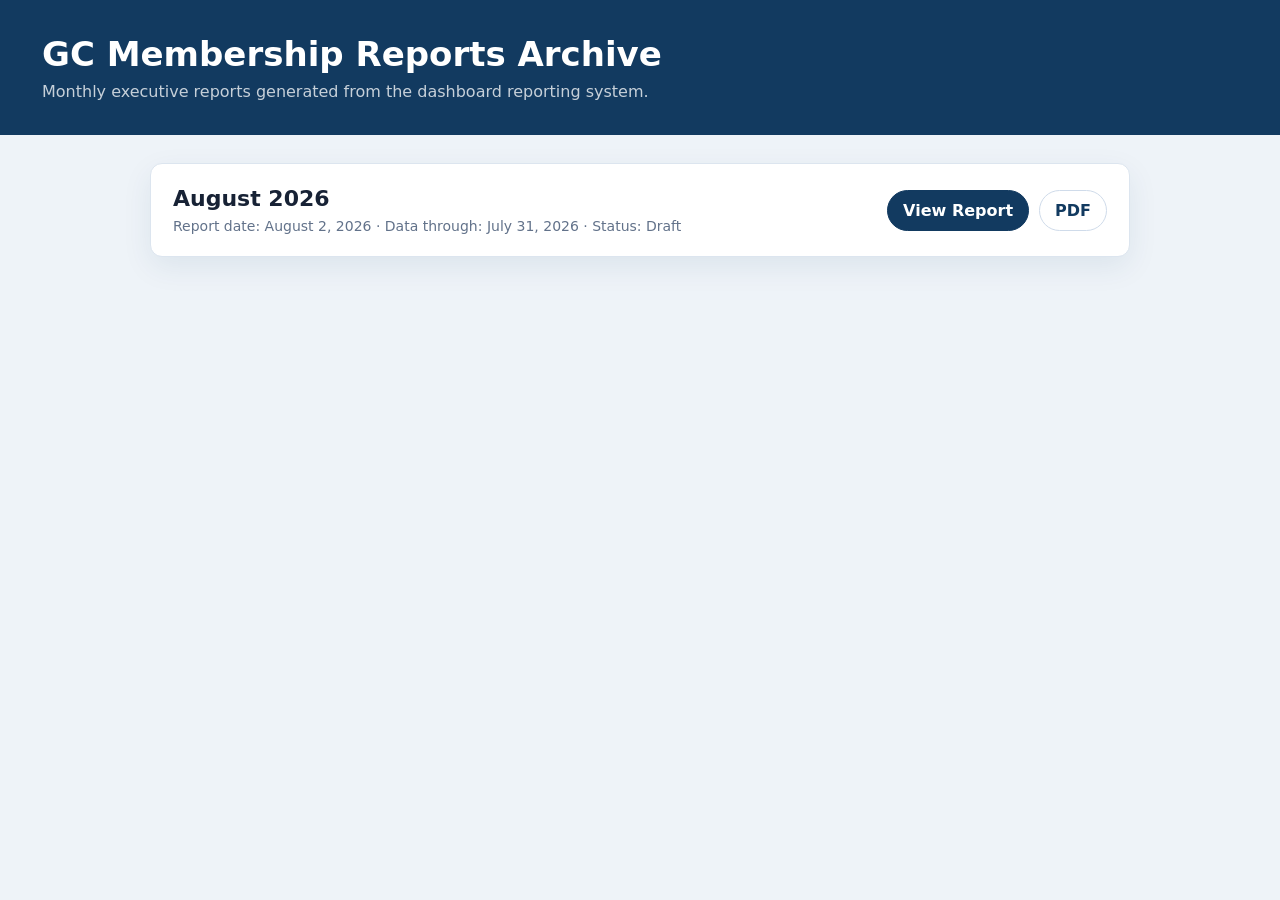
<file: reports/index.html>
<!doctype html>
<html lang="en">
<head>
  <meta charset="utf-8">
  <meta name="viewport" content="width=device-width, initial-scale=1">
  <title>GC Membership Reports Archive</title>
  <style>
    body { margin: 0; background: #eef3f8; color: #172235; font-family: Inter, ui-sans-serif, system-ui, -apple-system, BlinkMacSystemFont, "Segoe UI", sans-serif; }
    header { padding: 34px 42px; background: #123a60; color: white; }
    h1 { margin: 0; font-size: 34px; }
    header p { margin: 8px 0 0; color: rgba(255,255,255,.76); }
    main { display: grid; gap: 16px; max-width: 980px; margin: 28px auto; padding: 0 22px; }
    .card { display: grid; grid-template-columns: 1fr auto; gap: 18px; align-items: center; padding: 22px; background: white; border: 1px solid #dce5ef; border-radius: 12px; box-shadow: 0 10px 30px rgba(18,58,96,.08); }
    h2 { margin: 0; font-size: 22px; }
    .meta { margin: 7px 0 0; color: #62728a; font-size: 14px; }
    .actions { display: flex; gap: 10px; }
    a { border: 1px solid #cfdbea; border-radius: 999px; padding: 10px 15px; color: #123a60; font-weight: 800; text-decoration: none; }
    a.primary { background: #123a60; color: white; border-color: #123a60; }
  </style>
</head>
<body>
  <header>
    <h1>GC Membership Reports Archive</h1>
    <p>Monthly executive reports generated from the dashboard reporting system.</p>
  </header>
  <main>
    <article class="card">
      <div>
        <h2>August 2026</h2>
        <p class="meta">Report date: August 2, 2026 · Data through: July 31, 2026 · Status: Draft</p>
      </div>
      <div class="actions">
        <a class="primary" href="./archive/2026-08/executive-report.html">View Report</a>
        <a href="./archive/2026-08/gc-membership-executive-report-august-2026.pdf">PDF</a>
      </div>
    </article>
  </main>
</body>
</html>
</file>
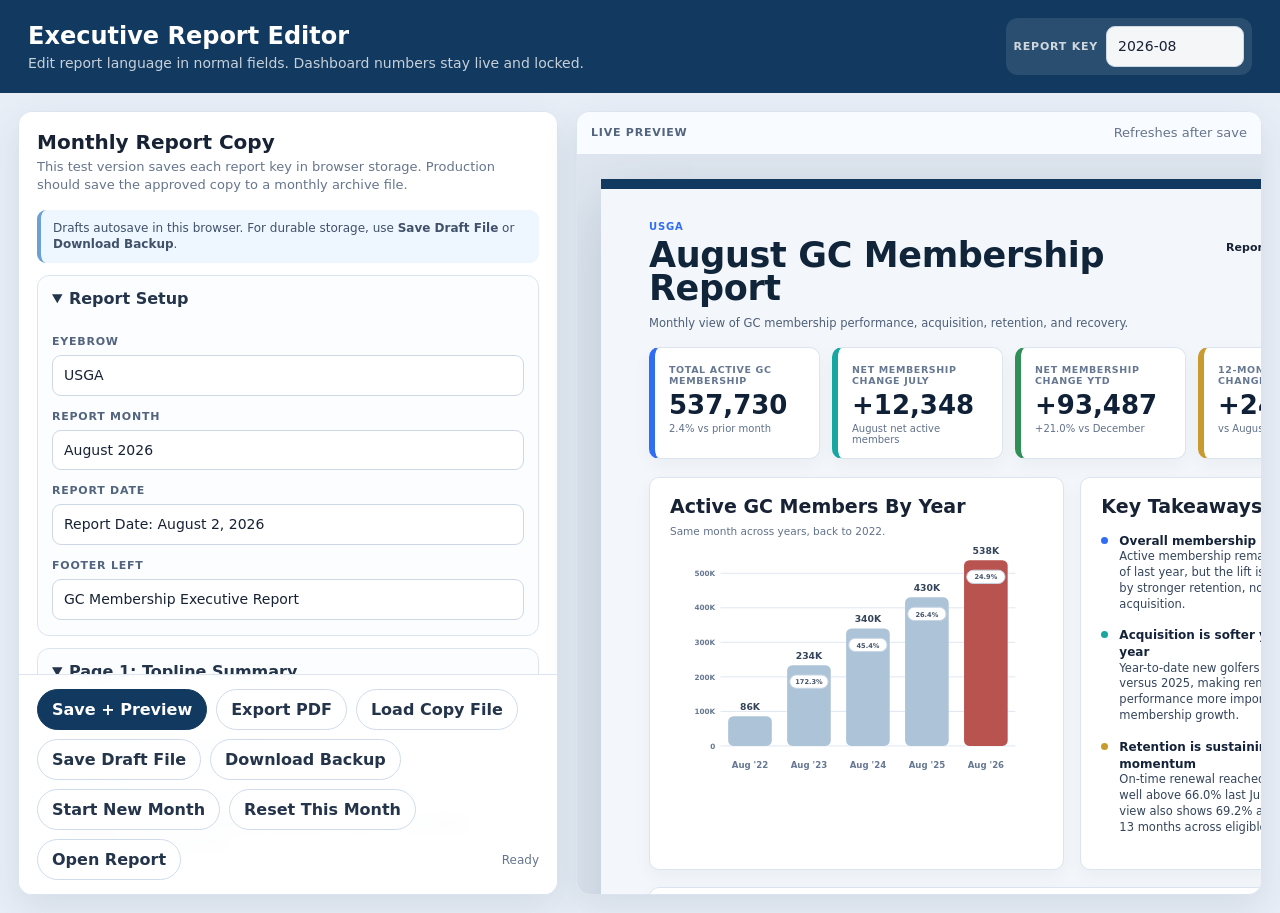
<file: reports/html-report/editor.html>
<!doctype html>
<html lang="en">
<head>
  <meta charset="utf-8">
  <meta name="viewport" content="width=device-width, initial-scale=1">
  <title>Executive Report Editor</title>
  <style>
    :root {
      --navy: #123a60;
      --ink: #172235;
      --muted: #66758d;
      --line: #dce5ef;
      --blue: #2f6df6;
    }
    * { box-sizing: border-box; }
    body {
      margin: 0;
      background: #e8eef6;
      color: var(--ink);
      font-family: Inter, ui-sans-serif, system-ui, -apple-system, BlinkMacSystemFont, "Segoe UI", sans-serif;
    }
    header {
      display: flex;
      justify-content: space-between;
      align-items: center;
      gap: 18px;
      padding: 18px 28px;
      background: var(--navy);
      color: white;
    }
    header h1 { margin: 0; font-size: 24px; }
    header p { margin: 5px 0 0; color: rgba(255,255,255,.76); font-size: 14px; }
    .month-box {
      display: flex;
      gap: 8px;
      align-items: center;
      padding: 8px;
      border-radius: 12px;
      background: rgba(255,255,255,.1);
    }
    .month-box label { margin: 0; color: rgba(255,255,255,.78); }
    .month-box input {
      width: 138px;
      margin: 0;
      background: rgba(255,255,255,.95);
    }
    .shell {
      display: grid;
      grid-template-columns: minmax(430px, 540px) 1fr;
      gap: 18px;
      padding: 18px;
      height: calc(100vh - 80px);
    }
    .editor,
    .preview {
      min-height: 0;
      background: white;
      border: 1px solid var(--line);
      border-radius: 14px;
      box-shadow: 0 12px 34px rgba(18,58,96,.1);
    }
    .editor { overflow: auto; padding: 18px; }
    .preview { overflow: hidden; display: flex; flex-direction: column; }
    .preview-bar {
      display: flex;
      justify-content: space-between;
      align-items: center;
      gap: 12px;
      padding: 12px 14px;
      border-bottom: 1px solid var(--line);
      background: #f8fbff;
    }
    .preview-bar strong,
    label {
      color: #52647e;
      font-size: 11px;
      font-weight: 800;
      letter-spacing: .07em;
      text-transform: uppercase;
    }
    iframe { width: 100%; height: 100%; border: 0; background: #dfe6ef; }
    h2 { margin: 0 0 4px; font-size: 20px; }
    .hint { margin: 0 0 16px; color: var(--muted); font-size: 13px; line-height: 1.4; }
    details {
      margin-top: 12px;
      border: 1px solid var(--line);
      border-radius: 12px;
      background: #fbfdff;
      overflow: hidden;
    }
    summary {
      padding: 13px 14px;
      font-weight: 900;
      cursor: pointer;
      color: #24344a;
    }
    .detail-body { padding: 0 14px 15px; }
    label { display: block; margin-top: 14px; }
    input,
    textarea {
      width: 100%;
      margin-top: 7px;
      border: 1px solid #ccd8e6;
      border-radius: 9px;
      padding: 10px 11px;
      color: var(--ink);
      font: inherit;
      font-size: 14px;
      line-height: 1.35;
      outline: none;
    }
    textarea { min-height: 78px; resize: vertical; }
    input:focus, textarea:focus {
      border-color: var(--blue);
      box-shadow: 0 0 0 3px rgba(47,109,246,.12);
    }
    .actions {
      position: sticky;
      bottom: -18px;
      display: flex;
      flex-wrap: wrap;
      gap: 9px;
      margin: 18px -18px -18px;
      padding: 14px 18px;
      border-top: 1px solid var(--line);
      background: rgba(255,255,255,.94);
      backdrop-filter: blur(8px);
    }
    button, a.button {
      appearance: none;
      border: 1px solid #cfdbea;
      border-radius: 999px;
      padding: 10px 14px;
      background: white;
      color: #24344a;
      font: inherit;
      font-weight: 800;
      text-decoration: none;
      cursor: pointer;
    }
    button.primary { border-color: var(--navy); background: var(--navy); color: white; }
    .status { align-self: center; color: var(--muted); font-size: 12px; margin-left: auto; }
    .save-note {
      margin: 12px 0 0;
      padding: 10px 12px;
      border-left: 4px solid #6ca0d3;
      border-radius: 9px;
      background: #eef6ff;
      color: #40516a;
      font-size: 12px;
      line-height: 1.35;
    }
  </style>
</head>
<body>
  <header>
    <div>
      <h1>Executive Report Editor</h1>
      <p>Edit report language in normal fields. Dashboard numbers stay live and locked.</p>
    </div>
    <div class="month-box">
      <label for="reportKey">Report Key</label>
      <input id="reportKey" type="text" value="2026-08">
    </div>
  </header>

  <main class="shell">
    <section class="editor">
      <h2>Monthly Report Copy</h2>
      <p class="hint">This test version saves each report key in browser storage. Production should save the approved copy to a monthly archive file.</p>
      <p class="save-note" id="saveNote">Drafts autosave in this browser. For durable storage, use <strong>Save Draft File</strong> or <strong>Download Backup</strong>.</p>
      <div id="form"></div>
      <div class="actions">
        <button class="primary" id="saveBtn" type="button">Save + Preview</button>
        <button id="printBtn" type="button">Export PDF</button>
        <button id="loadFileBtn" type="button">Load Copy File</button>
        <button id="saveFileBtn" type="button">Save Draft File</button>
        <button id="copyBtn" type="button">Download Backup</button>
        <button id="newMonthBtn" type="button">Start New Month</button>
        <button id="resetBtn" type="button">Reset This Month</button>
        <a class="button" id="openReport" href="./executive-report.html?report=2026-08" target="_blank">Open Report</a>
        <span class="status" id="status">Ready</span>
      </div>
    </section>

    <section class="preview">
      <div class="preview-bar">
        <strong>Live Preview</strong>
        <span class="hint" style="margin:0">Refreshes after save</span>
      </div>
      <iframe id="previewFrame" src="./executive-report.html?report=2026-08"></iframe>
    </section>
  </main>

  <script>
    const defaults = {
      eyebrow: "USGA",
      reportMonth: "August 2026",
      reportDate: "Report Date: August 2, 2026",
      page1Title: "August GC Membership Report",
      page1Dek: "Monthly view of GC membership performance, acquisition, retention, and recovery.",
      activeKpiLabel: "Total Active GC Membership",
      netKpiLabel: "Net Membership Change July",
      ytdKpiLabel: "Net Membership Change YTD",
      annualKpiLabel: "12-Month YoY GC Change",
      trendLabel: "Year Over Year Growth",
      trendTitle: "Active GC Members By Year",
      trendNote: "Same month across years, back to 2022.",
      interpretationLabel: "Interpretation",
      interpretationTitle: "What leadership should know",
      movementLabel: "Membership Movement",
      movementTitle: "July Membership Reconciliation",
      movementNote: "Opening membership plus acquired and recovered golfers, net of losses, reconciles to closing active membership.",
      mixLabel: "Acquisition Mix",
      mixTitle: "Where New Members Came From",
      retentionLabel: "Retention + Recovery",
      retentionTitle: "Preserving Membership",
      renewalMiniLabel: "Renewal Rate",
      recoveredMiniLabel: "Recovered",
      retentionReadoutLabel: "Operating readout",
      footerLeft: "GC Membership Executive Report",
      page2Eyebrow: "How Membership Is Growing",
      page2Title: "GC Acquisition",
      page2Dek: "A focused view of gross additions, attribution momentum, and the source mix contributing most to current growth.",
      newMembersLabel: "New GC Golfers July",
      trialsLabel: "GHIN Trial Conversions",
      paidLabel: "Paid Media Conversions",
      acqTrendLabel: "Acquisition Trend",
      acqTrendTitle: "Monthly New Members",
      acqMixPageLabel: "Source Mix",
      acqMixPageTitle: "YTD Acquisition Mix",
      segmentLabel: "Segment Performance",
      segmentTitle: "Executive Source Readout",
      page2NotesLabel: "Executive Takeaway",
      page3Eyebrow: "How Membership Is Being Retained",
      page3Title: "GC Retention",
      page3Dek: "Retention measures renewal performance and membership durability within the GC club.",
      renewalPageLabel: "July On-Time Renewal Rate",
      retainedPageLabel: "Members Renewed",
      recoveryPageLabel: "Recovered Members",
      retentionTrendLabel: "Retention Trend",
      retentionTrendTitle: "On-Time Renewal Rate by Month",
      recoveryTrendLabel: "Recovery Trend",
      recoveryTrendTitle: "Monthly Recoveries",
      cohortLabel: "Cohort View",
      cohortTitle: "Retention by Member Tenure",
      page3NotesLabel: "What Leadership Should Know",
      page4Eyebrow: "How Membership Is Being Recovered",
      page4Title: "GC Recovery",
      page4Dek: "Recovery measures inactive GC club golfers who returned to active GC membership.",
      challengeTotalLabel: "Total Challenges",
      challengeGolfersLabel: "Total Golfers",
      rankedGolfersLabel: "Ranked Golfers",
      scoresPostedLabel: "Scores Posted",
      programTrendLabel: "Program Trend",
      programTrendTitle: "Growth Since May",
      challengeMixLabel: "Participation",
      challengeMixTitle: "Engagement Quality",
      agaLabel: "AGA Performance",
      agaTitle: "Top GHIN Challenge Associations",
      page4NotesLabel: "What Leadership Should Know",
      page5Eyebrow: "Analysis",
      page5Title: "What the Numbers Are Telling Us",
      page5Dek: "",
      opportunitiesLabel: "Opportunities",
      opportunitiesTitle: "Where momentum can be extended",
      concernsLabel: "Concerns",
      concernsTitle: "Where leadership attention is needed",
      actionsLabel: "Leadership Questions",
      actionsTitle: "Questions for the Next Review",
      decisionLabel: "Near-Term Watchout",
      decisionText: "Do not let strong total membership hide the acquisition slowdown. The report is positive overall, but new golfer growth needs attention.",
      interpretation: [
        { title: "Current state", body: "" },
        { title: "Primary driver", body: "" },
        { title: "Leadership implication", body: "" }
      ],
      page2Bullets: [
        "GHIN Trials remain the largest identified acquisition source and should be monitored as a conversion engine.",
        "Paid Media is material but currently only covers the approved paid media attribution source.",
        "Organic / Untagged remains large enough to require continued attribution cleanup."
      ],
      page3Bullets: [
        "Retention remains a meaningful counterweight to acquisition and should stay visible in the executive readout.",
        "Recovery adds incremental lift to the active base and should reconcile to the dashboard recovery source.",
        "Cohort health remains strongest in newer member years and should be watched as cohorts mature."
      ],
      page4Bullets: [
        "Recovery remains a meaningful secondary growth lever, adding recovered members back into the active base while acquisition softens.",
        "July recovery volume was below the March peak but still provided incremental lift to total membership.",
        "Club-level recovery performance can help identify repeatable reactivation patterns."
      ],
      opportunityBullets: [
        "Trial conversion engine generated the largest identified acquisition contribution.",
        "Membership momentum remains positive through the latest completed report month.",
        "Engagement expansion creates a broader activation story beyond acquisition."
      ],
      concernBullets: [
        "Organic / Untagged acquisition remains large and limits source accountability.",
        "Paid Media timing and coverage must be kept explicit in the executive report.",
        "Manual workstream commentary still requires owner validation before publication."
      ],
      actions: [
        { priority: "Acquisition", action: "Who owns the plan to address softer new golfer creation versus 2025?", owner: "Leadership", timing: "Next review" },
        { priority: "Story", action: "Are we telling the right story, to the right golfers, with a message that makes a Handicap Index feel worth having?", owner: "Marketing", timing: "Fall planning" },
        { priority: "Paid Media", action: "Are paid campaigns creating new interest, or mostly capturing golfers who were already likely to sign up?", owner: "Marketing / Analytics", timing: "Before budget review" },
        { priority: "Win-back", action: "What results would justify scaling expired-member outreach nationally?", owner: "Retention", timing: "After test" }
      ]
    };

    const sections = [
      { title: "Report Setup", fields: ["eyebrow", "reportMonth", "reportDate", "footerLeft"] },
      { title: "Page 1: Topline Summary", fields: ["page1Title", "page1Dek", "activeKpiLabel", "netKpiLabel", "ytdKpiLabel", "annualKpiLabel", "trendLabel", "trendTitle", "trendNote", "interpretationLabel", "interpretationTitle", "movementLabel", "movementTitle", "movementNote", "mixLabel", "mixTitle", "retentionLabel", "retentionTitle", "renewalMiniLabel", "recoveredMiniLabel", "retentionReadoutLabel"] },
      { title: "Page 1: Interpretation Bullets", custom: "interpretation" },
      { title: "Page 2: Acquisition", fields: ["page2Eyebrow", "page2Title", "page2Dek", "newMembersLabel", "trialsLabel", "paidLabel", "acqTrendLabel", "acqTrendTitle", "acqMixPageLabel", "acqMixPageTitle", "segmentLabel", "segmentTitle", "page2NotesLabel"], list: "page2Bullets" },
      { title: "Page 3: Retention + Recovery", fields: ["page3Eyebrow", "page3Title", "page3Dek", "renewalPageLabel", "retainedPageLabel", "recoveryPageLabel", "retentionTrendLabel", "retentionTrendTitle", "recoveryTrendLabel", "recoveryTrendTitle", "cohortLabel", "cohortTitle", "page3NotesLabel"], list: "page3Bullets" },
      { title: "Page 4: Engagement", fields: ["page4Eyebrow", "page4Title", "page4Dek", "challengeTotalLabel", "challengeGolfersLabel", "rankedGolfersLabel", "scoresPostedLabel", "programTrendLabel", "programTrendTitle", "challengeMixLabel", "challengeMixTitle", "agaLabel", "agaTitle", "page4NotesLabel"], list: "page4Bullets" },
      { title: "Page 5: Analysis", fields: ["page5Eyebrow", "page5Title", "page5Dek", "opportunitiesLabel", "opportunitiesTitle", "concernsLabel", "concernsTitle", "actionsLabel", "actionsTitle", "decisionLabel", "decisionText"], list: "opportunityBullets", list2: "concernBullets", actions: true }
    ];

    const form = document.getElementById("form");
    const reportKey = document.getElementById("reportKey");
    const status = document.getElementById("status");
    const saveNote = document.getElementById("saveNote");
    const frame = document.getElementById("previewFrame");
    const openReport = document.getElementById("openReport");
    let current = {};
    let draftFileHandle = null;

    function labelize(key) {
      return key.replace(/([A-Z])/g, " $1").replace(/^./, s => s.toUpperCase());
    }

    function makeField(key, value) {
      const multi = String(value || "").length > 70 || /Dek|Note|Text|Title$/.test(key) && String(value || "").length > 45;
      return `<label for="${key}">${labelize(key)}</label>${multi ? `<textarea id="${key}" data-key="${key}">${value || ""}</textarea>` : `<input id="${key}" data-key="${key}" type="text" value="${value || ""}">`}`;
    }

    function load() {
      const raw = localStorage.getItem(`gcExecutiveReportNarrative:${reportKey.value}`) || localStorage.getItem("gcExecutiveReportNarrative");
      current = raw ? { ...defaults, ...JSON.parse(raw) } : structuredClone(defaults);
      if (current.page5Title === "What the Results Suggest") current.page5Title = "What the Numbers Are Telling Us";
      renderForm();
      syncLinks();
      updateSaveNote();
    }

    function renderForm() {
      form.innerHTML = sections.map((section, index) => `
        <details ${index < 2 ? "open" : ""}>
          <summary>${section.title}</summary>
          <div class="detail-body">
            ${(section.fields || []).map(key => makeField(key, current[key])).join("")}
            ${section.custom === "interpretation" ? renderInterpretationFields() : ""}
            ${section.list ? renderListFields(section.list) : ""}
            ${section.list2 ? renderListFields(section.list2) : ""}
            ${section.actions ? renderActionFields() : ""}
          </div>
        </details>
      `).join("");
    }

    function renderInterpretationFields() {
      return current.interpretation.map((item, i) => `
        <label for="interpretation-${i}-title">Bullet ${i + 1} Header</label>
        <input id="interpretation-${i}-title" data-array="interpretation" data-index="${i}" data-prop="title" type="text" value="${item.title || ""}">
        <label for="interpretation-${i}-body">Bullet ${i + 1} Text</label>
        <textarea id="interpretation-${i}-body" data-array="interpretation" data-index="${i}" data-prop="body">${item.body || ""}</textarea>
      `).join("");
    }

    function renderListFields(key) {
      return current[key].map((item, i) => `
        <label for="${key}-${i}">${labelize(key)} ${i + 1}</label>
        <textarea id="${key}-${i}" data-list="${key}" data-index="${i}">${item || ""}</textarea>
      `).join("");
    }

    function renderActionFields() {
      return current.actions.map((row, i) => `
        <label>Action ${i + 1}</label>
        <input data-actions="${i}" data-prop="priority" type="text" value="${row.priority || ""}">
        <textarea data-actions="${i}" data-prop="action">${row.action || ""}</textarea>
        <input data-actions="${i}" data-prop="owner" type="text" value="${row.owner || ""}">
        <input data-actions="${i}" data-prop="timing" type="text" value="${row.timing || ""}">
      `).join("");
    }

    function collect() {
      const data = structuredClone(current);
      document.querySelectorAll("[data-key]").forEach(el => data[el.dataset.key] = el.value.trim());
      document.querySelectorAll("[data-array]").forEach(el => {
        data[el.dataset.array][Number(el.dataset.index)][el.dataset.prop] = el.value.trim();
      });
      document.querySelectorAll("[data-list]").forEach(el => {
        data[el.dataset.list][Number(el.dataset.index)] = el.value.trim();
      });
      document.querySelectorAll("[data-actions]").forEach(el => {
        data.actions[Number(el.dataset.actions)][el.dataset.prop] = el.value.trim();
      });
      return data;
    }

    function syncLinks() {
      const url = `./executive-report.html?report=${encodeURIComponent(reportKey.value)}`;
      frame.src = url;
      openReport.href = url;
    }

    function persistBrowserDraft(message = "Saved") {
      current = collect();
      localStorage.setItem(`gcExecutiveReportNarrative:${reportKey.value}`, JSON.stringify(current));
      syncLinks();
      frame.contentWindow.location.reload();
      status.textContent = message;
    }

    function updateSaveNote() {
      if (draftFileHandle) {
        saveNote.innerHTML = `Drafts autosave in this browser. Connected draft file: <strong>${draftFileHandle.name}</strong>. Use <strong>Save Draft File</strong> to write changes to disk.`;
      } else {
        saveNote.innerHTML = `Drafts autosave in this browser. For durable storage, use <strong>Save Draft File</strong> or <strong>Download Backup</strong>.`;
      }
    }

    document.getElementById("saveBtn").addEventListener("click", () => {
      persistBrowserDraft(`Saved ${new Date().toLocaleTimeString([], { hour: "numeric", minute: "2-digit" })}`);
    });

    document.getElementById("printBtn").addEventListener("click", () => {
      current = collect();
      localStorage.setItem(`gcExecutiveReportNarrative:${reportKey.value}`, JSON.stringify(current));
      const url = `./executive-report.html?report=${encodeURIComponent(reportKey.value)}&print=1`;
      const printWindow = window.open(url, "_blank");
      status.textContent = "Opening print window";
      if (!printWindow) {
        alert("The print window was blocked. Allow pop-ups for this local page, then try Export PDF again.");
        return;
      }
      const triggerPrint = () => {
        try {
          printWindow.focus();
          printWindow.print();
          status.textContent = "Print dialog opened";
        } catch {
          status.textContent = "Open report window, then press Cmd+P";
        }
      };
      setTimeout(triggerPrint, 1200);
    });

    document.getElementById("copyBtn").addEventListener("click", () => {
      persistBrowserDraft("Saved browser draft");
      const blob = new Blob([JSON.stringify(current, null, 2) + "\n"], { type: "application/json" });
      const a = document.createElement("a");
      a.href = URL.createObjectURL(blob);
      a.download = `${reportKey.value}-report-copy.json`;
      a.click();
      URL.revokeObjectURL(a.href);
      status.textContent = "Downloaded copy JSON";
    });

    document.getElementById("loadFileBtn").addEventListener("click", async () => {
      try {
        if (!window.showOpenFilePicker) {
          alert("This browser does not support direct file loading here. Use Download Backup, then import the file locally.");
          return;
        }
        const [handle] = await window.showOpenFilePicker({
          types: [{ description: "Report copy JSON", accept: { "application/json": [".json"] } }],
          multiple: false
        });
        const file = await handle.getFile();
        const text = await file.text();
        current = { ...defaults, ...JSON.parse(text) };
        draftFileHandle = handle;
        localStorage.setItem(`gcExecutiveReportNarrative:${reportKey.value}`, JSON.stringify(current));
        renderForm();
        syncLinks();
        frame.contentWindow.location.reload();
        updateSaveNote();
        status.textContent = `Loaded ${file.name}`;
      } catch (error) {
        if (error.name !== "AbortError") {
          alert(`Unable to load copy file: ${error.message}`);
        }
      }
    });

    document.getElementById("saveFileBtn").addEventListener("click", async () => {
      try {
        persistBrowserDraft("Saved browser draft");
        if (!window.showSaveFilePicker) {
          document.getElementById("copyBtn").click();
          return;
        }
        if (!draftFileHandle) {
          draftFileHandle = await window.showSaveFilePicker({
            suggestedName: `${reportKey.value}-report-copy.json`,
            types: [{ description: "Report copy JSON", accept: { "application/json": [".json"] } }]
          });
        }
        const writable = await draftFileHandle.createWritable();
        await writable.write(JSON.stringify(current, null, 2) + "\n");
        await writable.close();
        updateSaveNote();
        status.textContent = `Saved ${draftFileHandle.name}`;
      } catch (error) {
        if (error.name !== "AbortError") {
          alert(`Unable to save draft file: ${error.message}`);
        }
      }
    });

    document.getElementById("resetBtn").addEventListener("click", () => {
      localStorage.removeItem(`gcExecutiveReportNarrative:${reportKey.value}`);
      load();
      status.textContent = "Reset this month";
    });

    document.getElementById("newMonthBtn").addEventListener("click", () => {
      const next = prompt("Report key for the new month, e.g. 2026-09", reportKey.value);
      if (!next) return;
      const seed = collect();
      reportKey.value = next.trim();
      localStorage.setItem(`gcExecutiveReportNarrative:${reportKey.value}`, JSON.stringify(seed));
      load();
      status.textContent = `Started ${reportKey.value}`;
    });

    reportKey.addEventListener("change", load);
    load();
  </script>
</body>
</html>
</file>
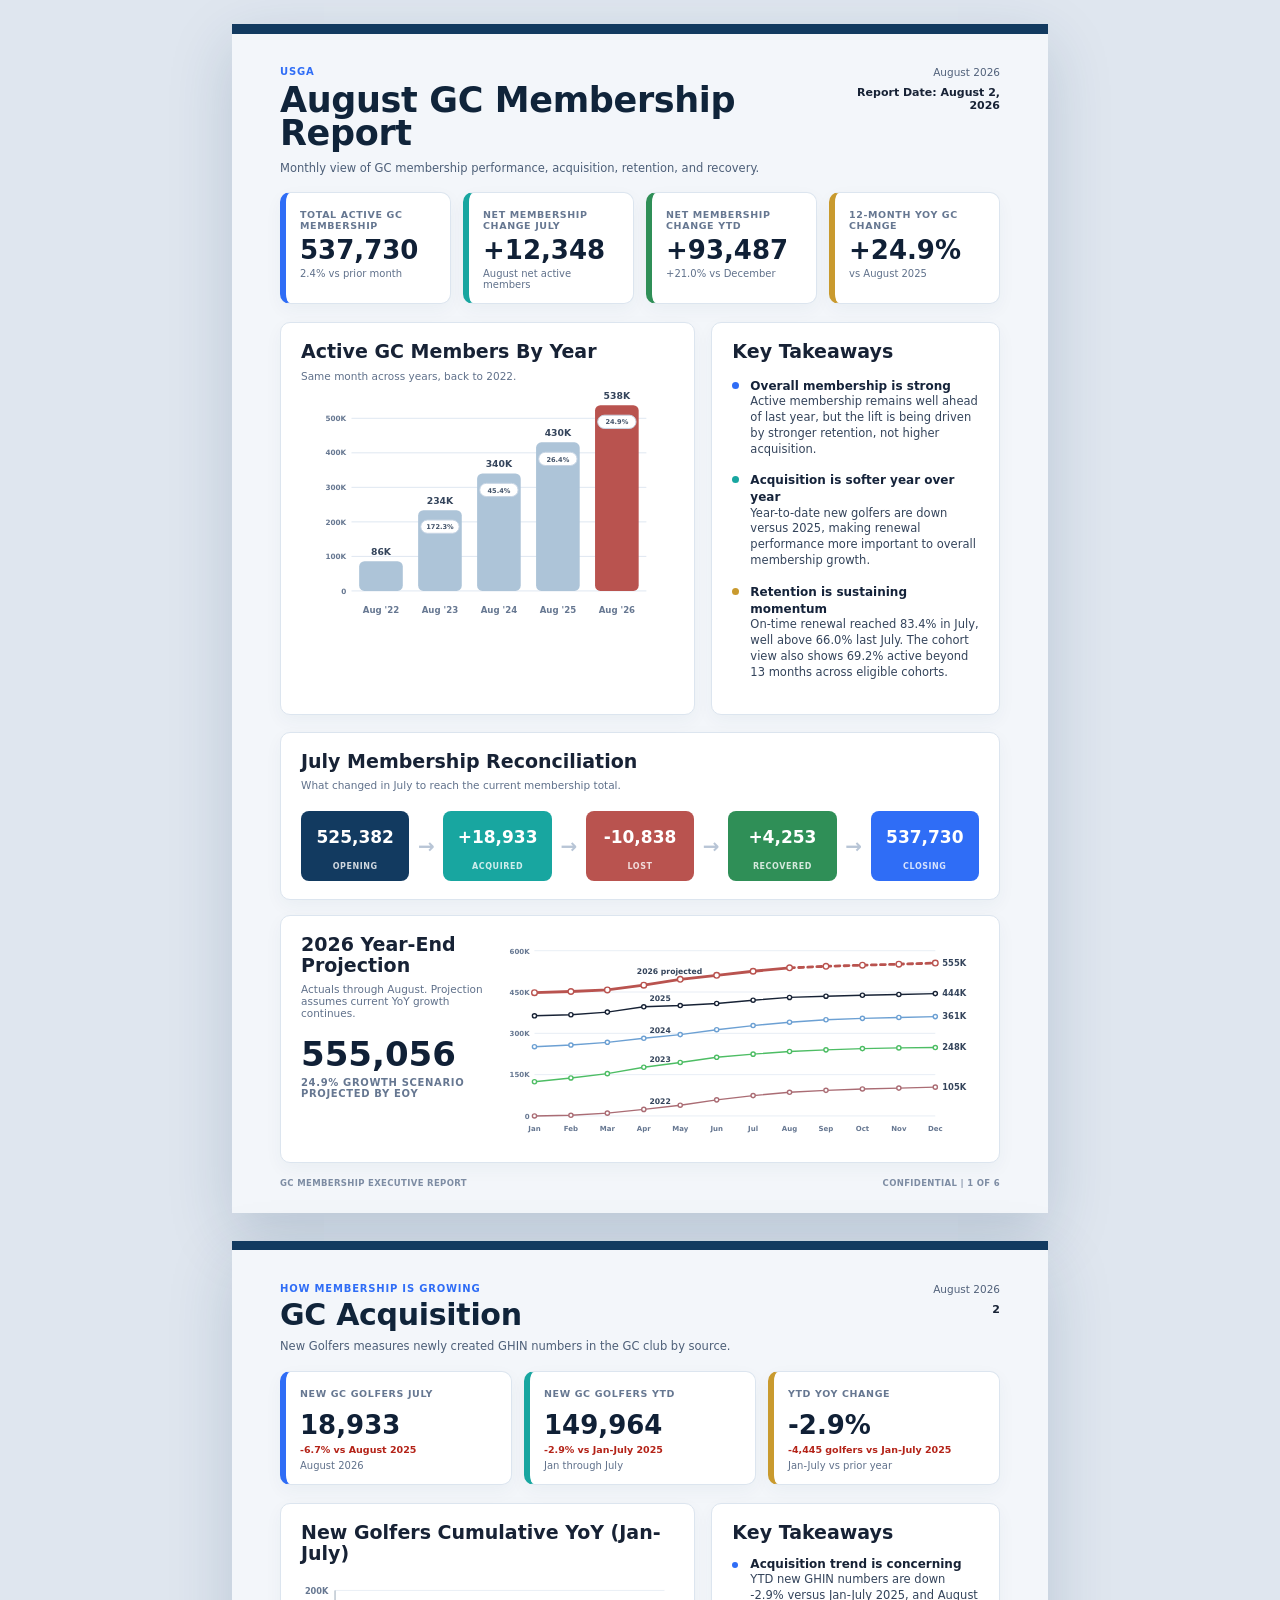
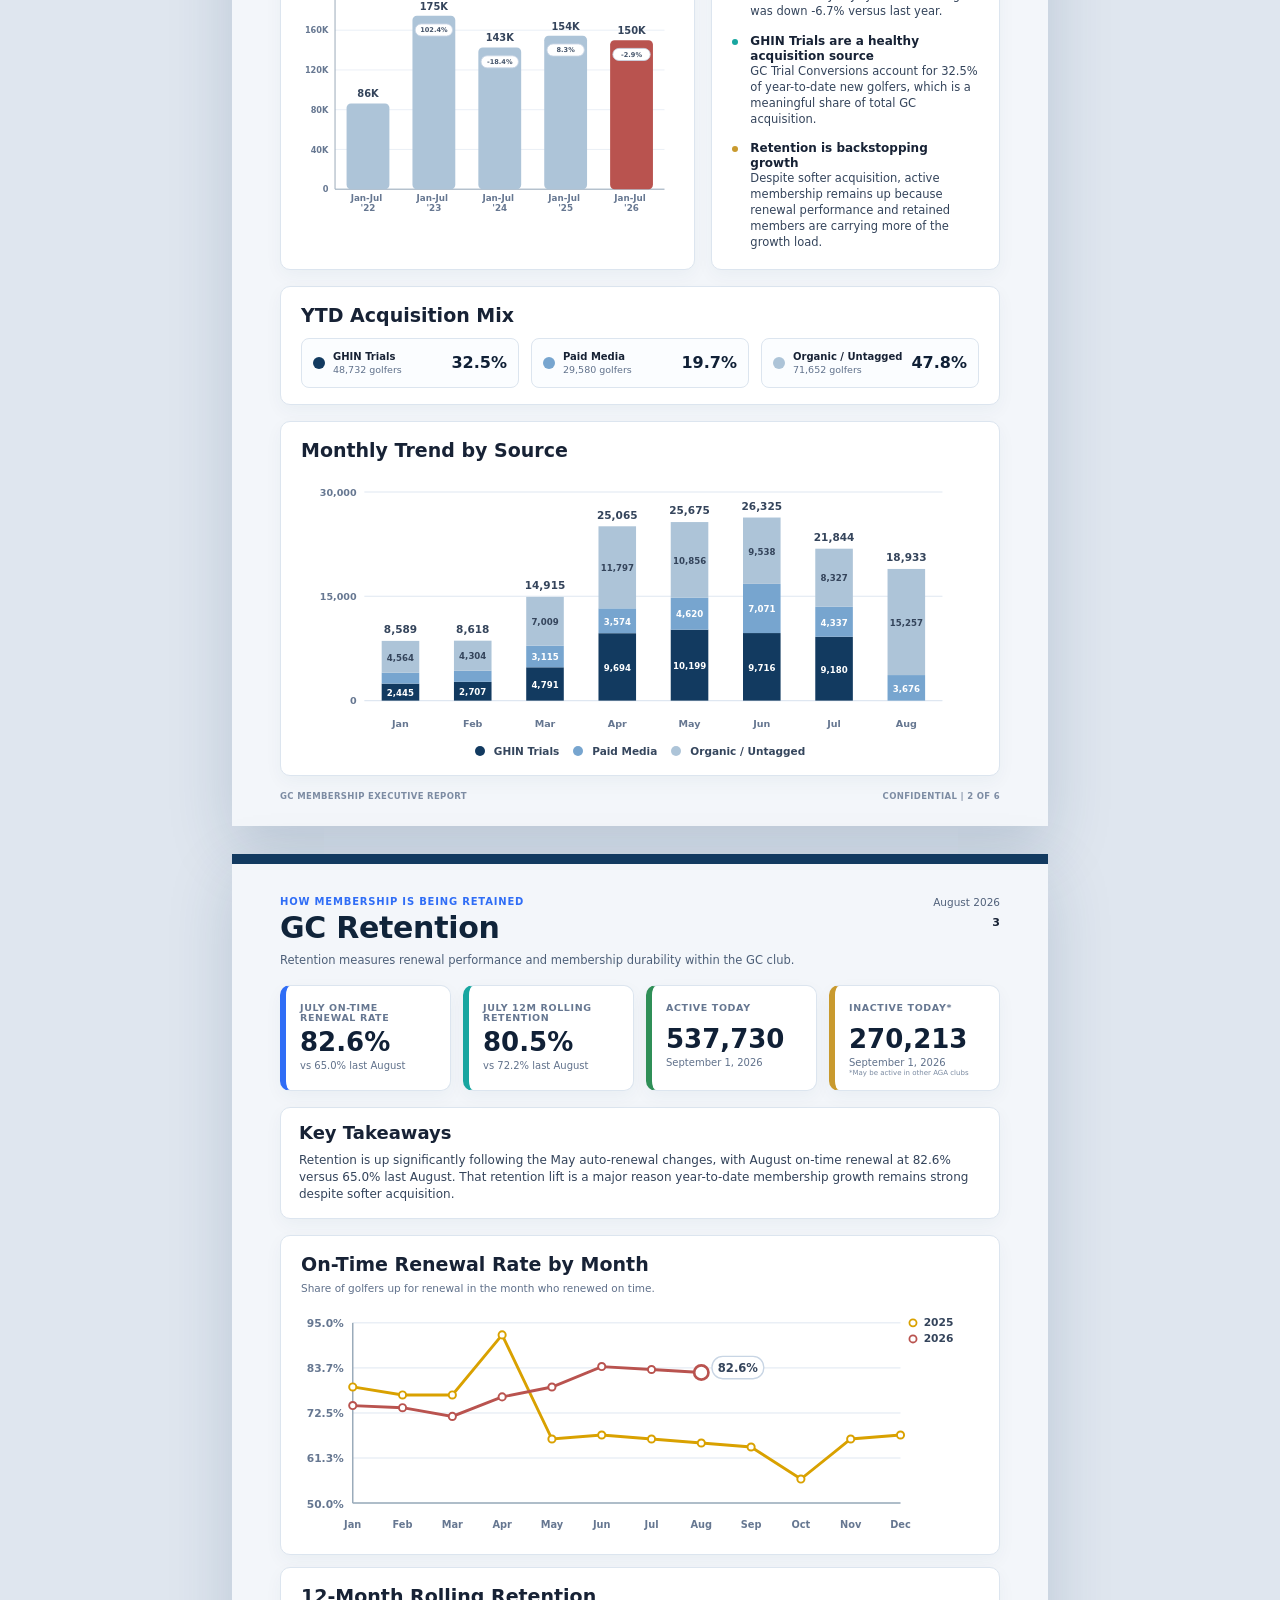
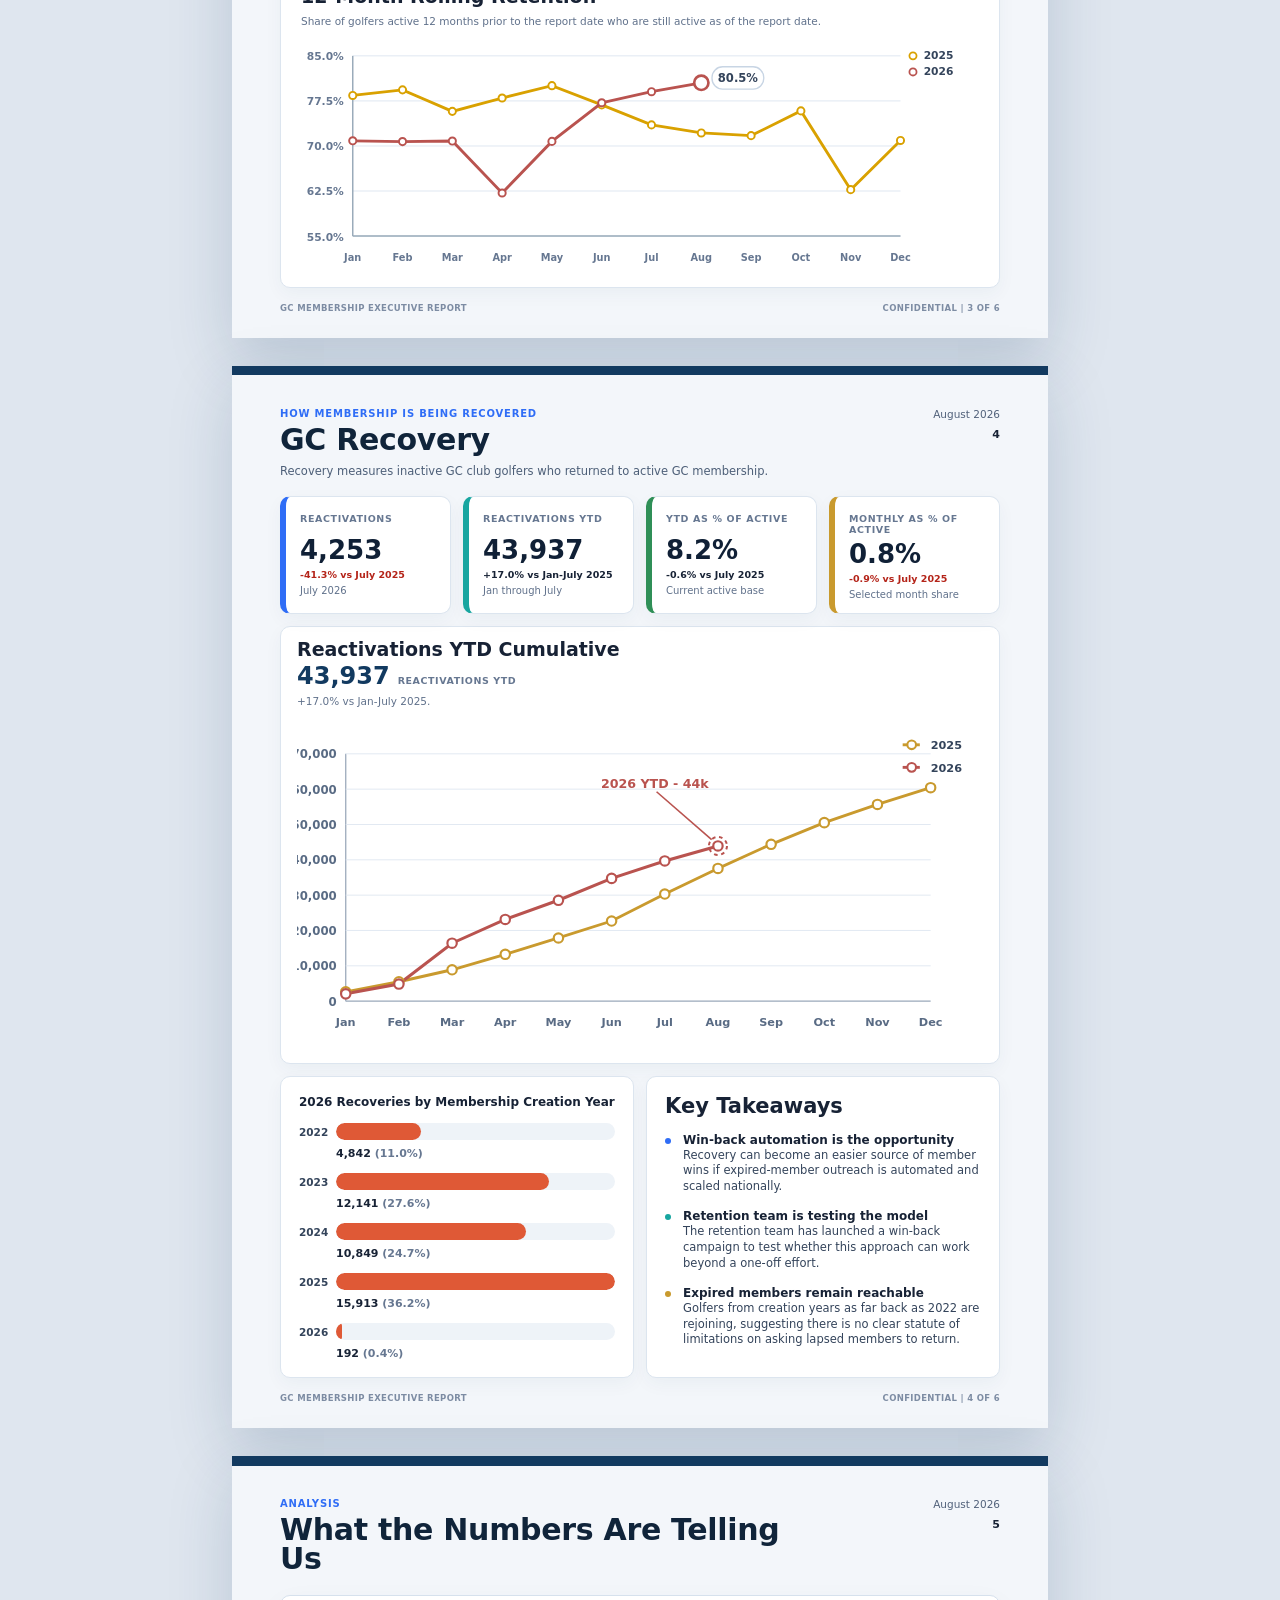
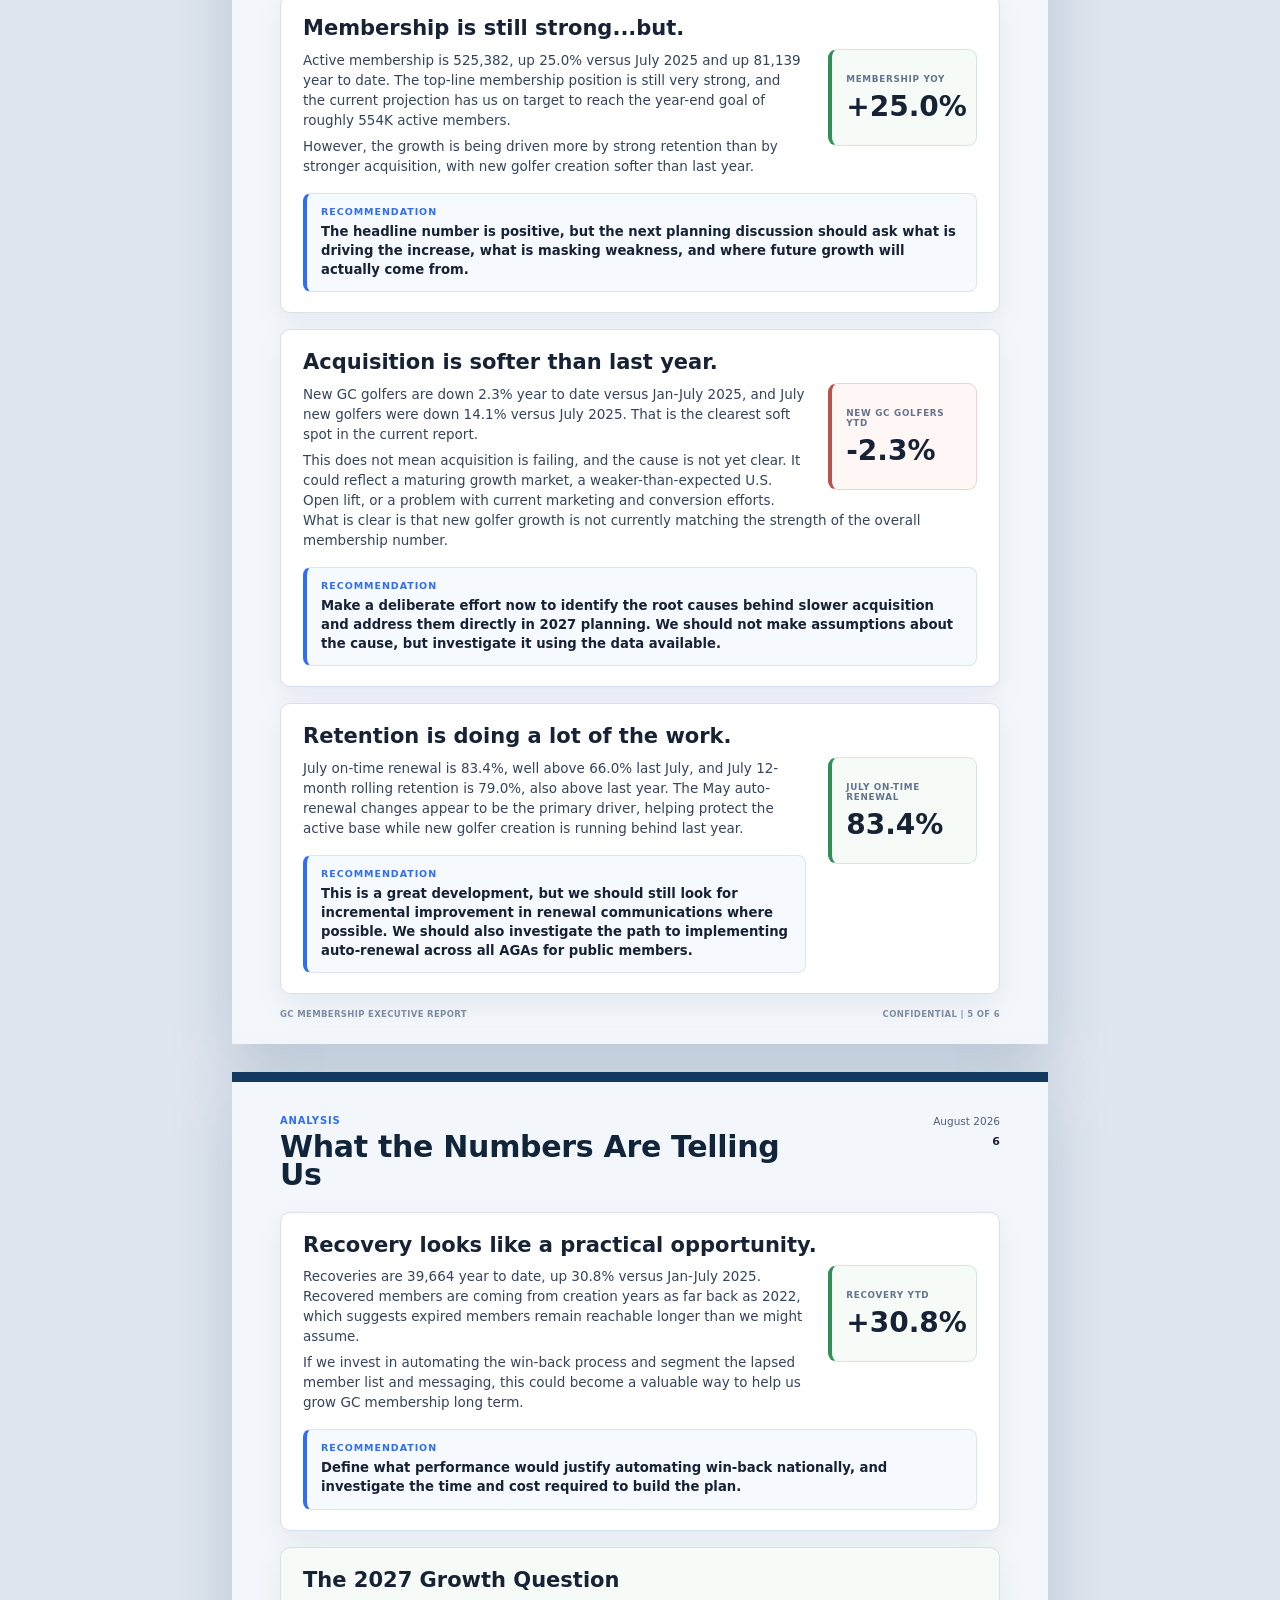
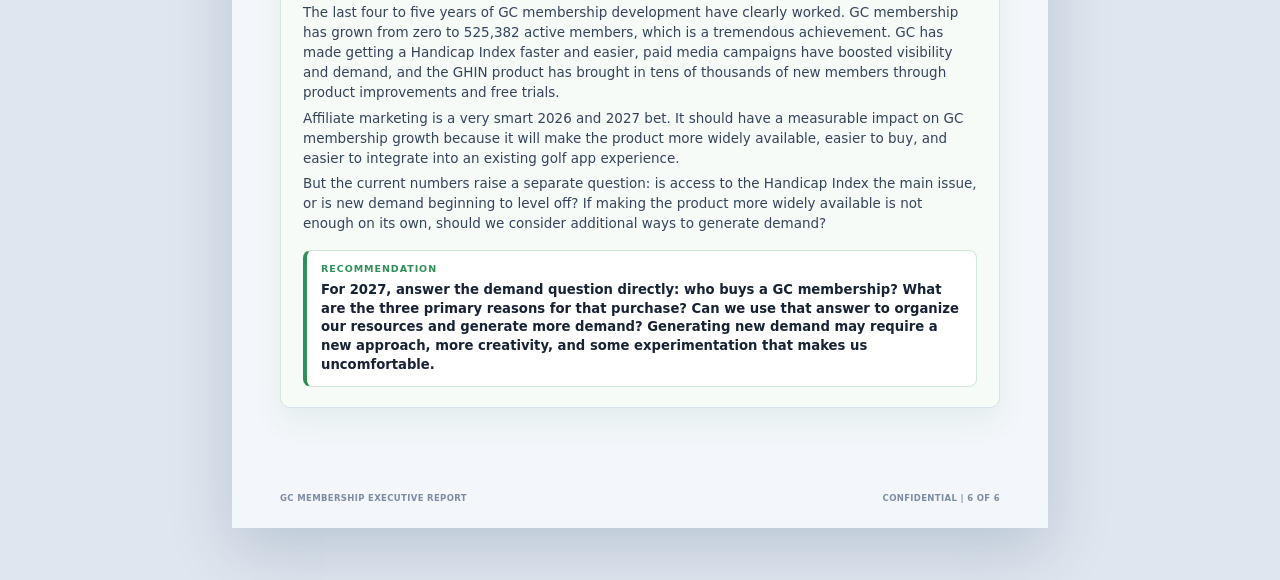
<file: reports/html-report/executive-report.html>
<!doctype html>
<html lang="en">
<head>
  <meta charset="utf-8">
  <meta name="viewport" content="width=device-width, initial-scale=1">
  <title>GC Membership Executive Report</title>
  <link rel="stylesheet" href="./styles.css?v=20260813-inactive-footnote">
</head>
<body>
  <main class="report" id="report">
    <section class="page">
      <header class="masthead">
        <div>
          <p class="eyebrow" data-copy="eyebrow">USGA</p>
          <h1 data-copy="page1Title">Executive Membership Report</h1>
          <p class="dek" data-copy="page1Dek">Monthly view of GC membership performance, acquisition, retention, and recovery.</p>
        </div>
        <div class="report-meta">
          <span data-copy="reportMonth">August 2026</span>
          <strong data-copy="reportDate">Report Date: August 2, 2026</strong>
        </div>
      </header>

      <section class="summary-grid" aria-label="Topline summary">
        <article class="kpi accent-blue">
          <span data-copy="activeKpiLabel">Total Active GC Membership</span>
          <strong id="activeMembers">--</strong>
          <em id="activeSub">Current month</em>
        </article>
        <article class="kpi accent-teal">
          <span data-copy="netKpiLabel">Net Membership Change July</span>
          <strong id="netChange">--</strong>
          <em id="netSub">Month over month</em>
        </article>
        <article class="kpi accent-green">
          <span data-copy="ytdKpiLabel">Net Membership Change YTD</span>
          <strong id="ytdGrowth">--</strong>
          <em id="ytdSub">Since December</em>
        </article>
        <article class="kpi accent-gold">
          <span data-copy="annualKpiLabel">12-Month YoY GC Change</span>
          <strong id="annualChange">--</strong>
          <em id="annualSub">Year over year</em>
        </article>
      </section>

      <section class="two-col">
        <article class="panel trend-panel">
          <h2 data-copy="trendTitle">Active GC Members By Year</h2>
          <p class="panel-note" data-copy="trendNote">Same month across years, back to 2022.</p>
          <svg id="membershipTrend" class="chart" viewBox="0 0 520 210" role="img" aria-label="Membership trend chart"></svg>
        </article>

        <article class="panel interpretation">
          <h2 data-copy="interpretationTitle">What leadership should know</h2>
          <ul id="interpretationList"></ul>
        </article>
      </section>

      <section class="panel movement-panel">
        <h2 data-copy="movementTitle">July Membership Reconciliation</h2>
        <p class="panel-note" data-copy="movementNote">Opening membership plus acquired and recovered golfers, net of losses, reconciles to closing active membership.</p>
        <div class="bridge" id="bridge"></div>
      </section>

      <section class="panel projection-panel">
        <div class="projection-copy">
          <h2 data-copy="projectionTitle">2026 Year-End Projection</h2>
          <p class="panel-note" id="projectionNote">Projected December active membership using the current July YoY growth scenario.</p>
          <strong id="projectionValue">--</strong>
          <span id="projectionSub">Projected by EOY</span>
        </div>
        <svg id="projectionChart" class="projection-chart" viewBox="0 0 680 260" role="img" aria-label="2026 year-end projection chart"></svg>
      </section>

      <footer class="footer">
        <span data-copy="footerLeft">GC Membership Executive Report</span>
        <span>Confidential | 1 of 6</span>
      </footer>
    </section>

    <section class="page">
      <header class="masthead compact">
        <div>
          <p class="eyebrow" data-copy="page2Eyebrow">Acquisition + Segmentation</p>
          <h1 data-copy="page2Title">How Membership Is Growing</h1>
          <p class="dek" data-copy="page2Dek">A focused view of gross additions, attribution momentum, and the source mix contributing most to current growth.</p>
        </div>
        <div class="report-meta"><span data-copy="reportMonth">August 2026</span><strong>2</strong></div>
      </header>

      <section class="summary-grid three">
        <article class="kpi accent-blue"><span data-copy="newMembersLabel">New GC Golfers July</span><strong id="newMembers">--</strong><b class="delta down" id="newMembersDelta">--</b><em id="newMembersSub">Current month</em></article>
        <article class="kpi accent-teal"><span>New GC Golfers YTD</span><strong id="newMembersYtd">--</strong><b class="delta down" id="newMembersYtdDelta">--</b><em>Jan through July</em></article>
        <article class="kpi accent-gold"><span>YTD YoY Change</span><strong id="newGolfersYoyChange">--</strong><b class="delta down" id="newGolfersYoyDelta">--</b><em>Jan-July vs prior year</em></article>
      </section>

      <section class="two-col page-grid acquisition-hero-grid">
        <article class="panel acq-yoy-panel">
          <h2>New Golfers Cumulative YoY (Jan-July)</h2>
          <svg id="acqYoyBars" class="feature-chart" viewBox="0 0 680 320" role="img" aria-label="New golfers cumulative year over year chart"></svg>
        </article>
        <article class="panel page-summary-panel page2-takeaways">
          <h2>Key Takeaways</h2>
          <ul class="summary-bullets" id="page2Summary"></ul>
        </article>
      </section>

      <section class="panel source-mix-strip">
          <h2 data-copy="acqMixPageTitle">YTD Acquisition Mix</h2>
          <div class="source-mix-cards" id="sourceMixCards"></div>
      </section>

      <section class="panel source-trend-panel">
          <h2>Monthly Trend by Source</h2>
          <svg id="sourceTrendBars" class="chart source-trend-chart" viewBox="0 0 680 280" role="img" aria-label="Monthly trend by source"></svg>
          <div class="legend horizontal" id="sourceTrendLegend"></div>
      </section>

      <footer class="footer"><span data-copy="footerLeft">GC Membership Executive Report</span><span>Confidential | 2 of 6</span></footer>
    </section>

    <section class="page">
      <header class="masthead compact">
        <div>
          <p class="eyebrow" data-copy="page3Eyebrow">How Membership Is Being Retained</p>
          <h1 data-copy="page3Title">GC Retention</h1>
          <p class="dek" data-copy="page3Dek">Retention measures renewal performance and membership durability within the GC club.</p>
        </div>
        <div class="report-meta"><span data-copy="reportMonth">August 2026</span><strong>3</strong></div>
      </header>

      <section class="summary-grid four">
        <article class="kpi accent-blue"><span data-copy="renewalPageLabel">July On-Time Renewal Rate</span><strong id="renewalRatePage">--</strong><em id="renewalRateSub">Current month</em></article>
        <article class="kpi accent-teal"><span>July 12M Rolling Retention</span><strong id="rollingRetentionPage">--</strong><em id="rollingRetentionSub">Rolling rate</em></article>
        <article class="kpi accent-green"><span>Active Today</span><strong id="activeTodayPage">--</strong><em id="activeTodaySub">Current active base</em></article>
        <article class="kpi accent-gold"><span>Inactive Today*</span><strong id="inactiveTodayPage">--</strong><em id="inactiveTodaySub">Current inactive base</em><small>*May be active in other AGA clubs</small></article>
      </section>

      <section class="panel retention-takeaways">
        <h2>Key Takeaways</h2>
        <p id="page3TakeawayText" class="takeaway-copy">Retention remains the central support for membership growth.</p>
      </section>

      <section class="retention-chart-stack">
        <article class="panel retention-story-panel">
          <h2 data-copy="retentionTrendTitle">On-Time Renewal Rate by Month</h2>
          <p class="panel-note">Share of golfers up for renewal in the month who renewed on time.</p>
          <svg id="retentionTrend" class="retention-wide-chart" viewBox="0 0 760 260" role="img" aria-label="On-time renewal rate by month"></svg>
        </article>
        <article class="panel retention-story-panel">
          <h2>12-Month Rolling Retention</h2>
          <p class="panel-note">Share of golfers active 12 months prior to the report date who are still active as of the report date.</p>
          <svg id="rollingRetentionTrend" class="retention-wide-chart" viewBox="0 0 760 260" role="img" aria-label="12-month rolling retention by month"></svg>
        </article>
      </section>

      <footer class="footer"><span data-copy="footerLeft">GC Membership Executive Report</span><span>Confidential | 3 of 6</span></footer>
    </section>

    <section class="page">
      <header class="masthead compact">
        <div>
          <p class="eyebrow" data-copy="page4Eyebrow">How Membership Is Being Recovered</p>
          <h1 data-copy="page4Title">GC Recovery</h1>
          <p class="dek" data-copy="page4Dek">Recovery measures inactive GC club golfers who returned to active GC membership.</p>
        </div>
        <div class="report-meta"><span data-copy="reportMonth">August 2026</span><strong>4</strong></div>
      </header>

      <section class="summary-grid four">
        <article class="kpi accent-blue"><span>Reactivations</span><strong id="recoveryLatest">--</strong><b class="delta down" id="recoveryLatestDelta">--</b><em>July 2026</em></article>
        <article class="kpi accent-teal"><span>Reactivations YTD</span><strong id="recoveryYtd">--</strong><b class="delta up" id="recoveryYtdDelta">--</b><em>Jan through July</em></article>
        <article class="kpi accent-green"><span>YTD as % of Active</span><strong id="recoveryShare">--</strong><b class="delta up" id="recoveryShareDelta">--</b><em>Current active base</em></article>
        <article class="kpi accent-gold"><span>Monthly as % of Active</span><strong id="recoveryMonthlyShare">--</strong><b class="delta down" id="recoveryMonthlyShareDelta">--</b><em>Selected month share</em></article>
      </section>

      <section class="recovery-feature">
        <article class="panel recovery-story-panel">
          <div class="recovery-chart-head">
            <div>
              <h2>Reactivations YTD Cumulative</h2>
              <div class="chart-stat"><strong id="recoveryYtdHeadline">--</strong><span>Reactivations YTD</span></div>
              <p class="panel-note" id="recoveryYtdNote">Loading comparison.</p>
            </div>
          </div>
          <svg id="recoveryCumulativeTrend" class="recovery-comparison-chart cumulative feature" viewBox="0 0 760 340" role="img" aria-label="Cumulative reactivations comparison"></svg>
        </article>
      </section>

      <section class="recovery-bottom-grid">
        <article class="panel recovery-mini-panel">
          <h3>2026 Recoveries by Membership Creation Year</h3>
          <div id="recoveryCreationBars" class="mini-bars"></div>
        </article>
        <article class="panel recovery-takeaway-panel">
          <h2>Key Takeaways</h2>
          <ul class="summary-bullets" id="page4Takeaways"></ul>
        </article>
      </section>

      <footer class="footer"><span data-copy="footerLeft">GC Membership Executive Report</span><span>Confidential | 4 of 6</span></footer>
    </section>

    <section class="page analysis-page">
      <header class="masthead compact">
        <div>
          <p class="eyebrow" data-copy="page5Eyebrow">Analysis</p>
          <h1 data-copy="page5Title">What the Numbers Are Telling Us</h1>
        </div>
        <div class="report-meta"><span data-copy="reportMonth">August 2026</span><strong>5</strong></div>
      </header>

      <section class="plain-readout">
        <div class="plain-readout-list">
          <article>
            <h2>Membership is still strong...but.</h2>
            <div class="analysis-stat positive" aria-label="Membership year-over-year growth">
              <span>Membership YoY</span>
              <strong>+25.0%</strong>
            </div>
            <p>Active membership is 525,382, up 25.0% versus July 2025 and up 81,139 year to date. The top-line membership position is still very strong, and the current projection has us on target to reach the year-end goal of roughly 554K active members.</p>
            <p>However, the growth is being driven more by strong retention than by stronger acquisition, with new golfer creation softer than last year.</p>
            <div class="bottom-line"><span>Recommendation</span><p>The headline number is positive, but the next planning discussion should ask what is driving the increase, what is masking weakness, and where future growth will actually come from.</p></div>
          </article>
          <article>
            <h2>Acquisition is softer than last year.</h2>
            <div class="analysis-stat negative" aria-label="New GC golfer year-to-date change">
              <span>New GC Golfers YTD</span>
              <strong>-2.3%</strong>
            </div>
            <p>New GC golfers are down 2.3% year to date versus Jan-July 2025, and July new golfers were down 14.1% versus July 2025. That is the clearest soft spot in the current report.</p>
            <p>This does not mean acquisition is failing, and the cause is not yet clear. It could reflect a maturing growth market, a weaker-than-expected U.S. Open lift, or a problem with current marketing and conversion efforts. What is clear is that new golfer growth is not currently matching the strength of the overall membership number.</p>
            <div class="bottom-line"><span>Recommendation</span><p>Make a deliberate effort now to identify the root causes behind slower acquisition and address them directly in 2027 planning. We should not make assumptions about the cause, but investigate it using the data available.</p></div>
          </article>
          <article>
            <h2>Retention is doing a lot of the work.</h2>
            <div class="analysis-stat positive" aria-label="July on-time renewal rate">
              <span>July On-Time Renewal</span>
              <strong>83.4%</strong>
            </div>
            <p>July on-time renewal is 83.4%, well above 66.0% last July, and July 12-month rolling retention is 79.0%, also above last year. The May auto-renewal changes appear to be the primary driver, helping protect the active base while new golfer creation is running behind last year.</p>
            <div class="bottom-line"><span>Recommendation</span><p>This is a great development, but we should still look for incremental improvement in renewal communications where possible. We should also investigate the path to implementing auto-renewal across all AGAs for public members.</p></div>
          </article>
        </div>
      </section>

      <footer class="footer"><span data-copy="footerLeft">GC Membership Executive Report</span><span>Confidential | 5 of 6</span></footer>
    </section>

    <section class="page analysis-page">
      <header class="masthead compact">
        <div>
          <p class="eyebrow">Analysis</p>
          <h1>What the Numbers Are Telling Us</h1>
        </div>
        <div class="report-meta"><span data-copy="reportMonth">August 2026</span><strong>6</strong></div>
      </header>

      <section class="plain-readout">
        <div class="plain-readout-list">
          <article>
            <h2>Recovery looks like a practical opportunity.</h2>
            <div class="analysis-stat positive" aria-label="Recovery year-to-date growth">
              <span>Recovery YTD</span>
              <strong>+30.8%</strong>
            </div>
            <p>Recoveries are 39,664 year to date, up 30.8% versus Jan-July 2025. Recovered members are coming from creation years as far back as 2022, which suggests expired members remain reachable longer than we might assume.</p>
            <p>If we invest in automating the win-back process and segment the lapsed member list and messaging, this could become a valuable way to help us grow GC membership long term.</p>
            <div class="bottom-line"><span>Recommendation</span><p>Define what performance would justify automating win-back nationally, and investigate the time and cost required to build the plan.</p></div>
          </article>
          <article class="demand-opportunity">
            <h2>The 2027 Growth Question</h2>
            <p>The last four to five years of GC membership development have clearly worked. GC membership has grown from zero to 525,382 active members, which is a tremendous achievement. GC has made getting a Handicap Index faster and easier, paid media campaigns have boosted visibility and demand, and the GHIN product has brought in tens of thousands of new members through product improvements and free trials.</p>
            <p>Affiliate marketing is a very smart 2026 and 2027 bet. It should have a measurable impact on GC membership growth because it will make the product more widely available, easier to buy, and easier to integrate into an existing golf app experience.</p>
            <p>But the current numbers raise a separate question: is access to the Handicap Index the main issue, or is new demand beginning to level off? If making the product more widely available is not enough on its own, should we consider additional ways to generate demand?</p>
            <div class="bottom-line"><span>Recommendation</span><p>For 2027, answer the demand question directly: who buys a GC membership? What are the three primary reasons for that purchase? Can we use that answer to organize our resources and generate more demand? Generating new demand may require a new approach, more creativity, and some experimentation that makes us uncomfortable.</p></div>
          </article>
        </div>
      </section>

      <footer class="footer"><span data-copy="footerLeft">GC Membership Executive Report</span><span>Confidential | 6 of 6</span></footer>
    </section>
  </main>

  <script src="./report.js?v=20260813-recovery-gc-club-copy"></script>
</body>
</html>
</file>
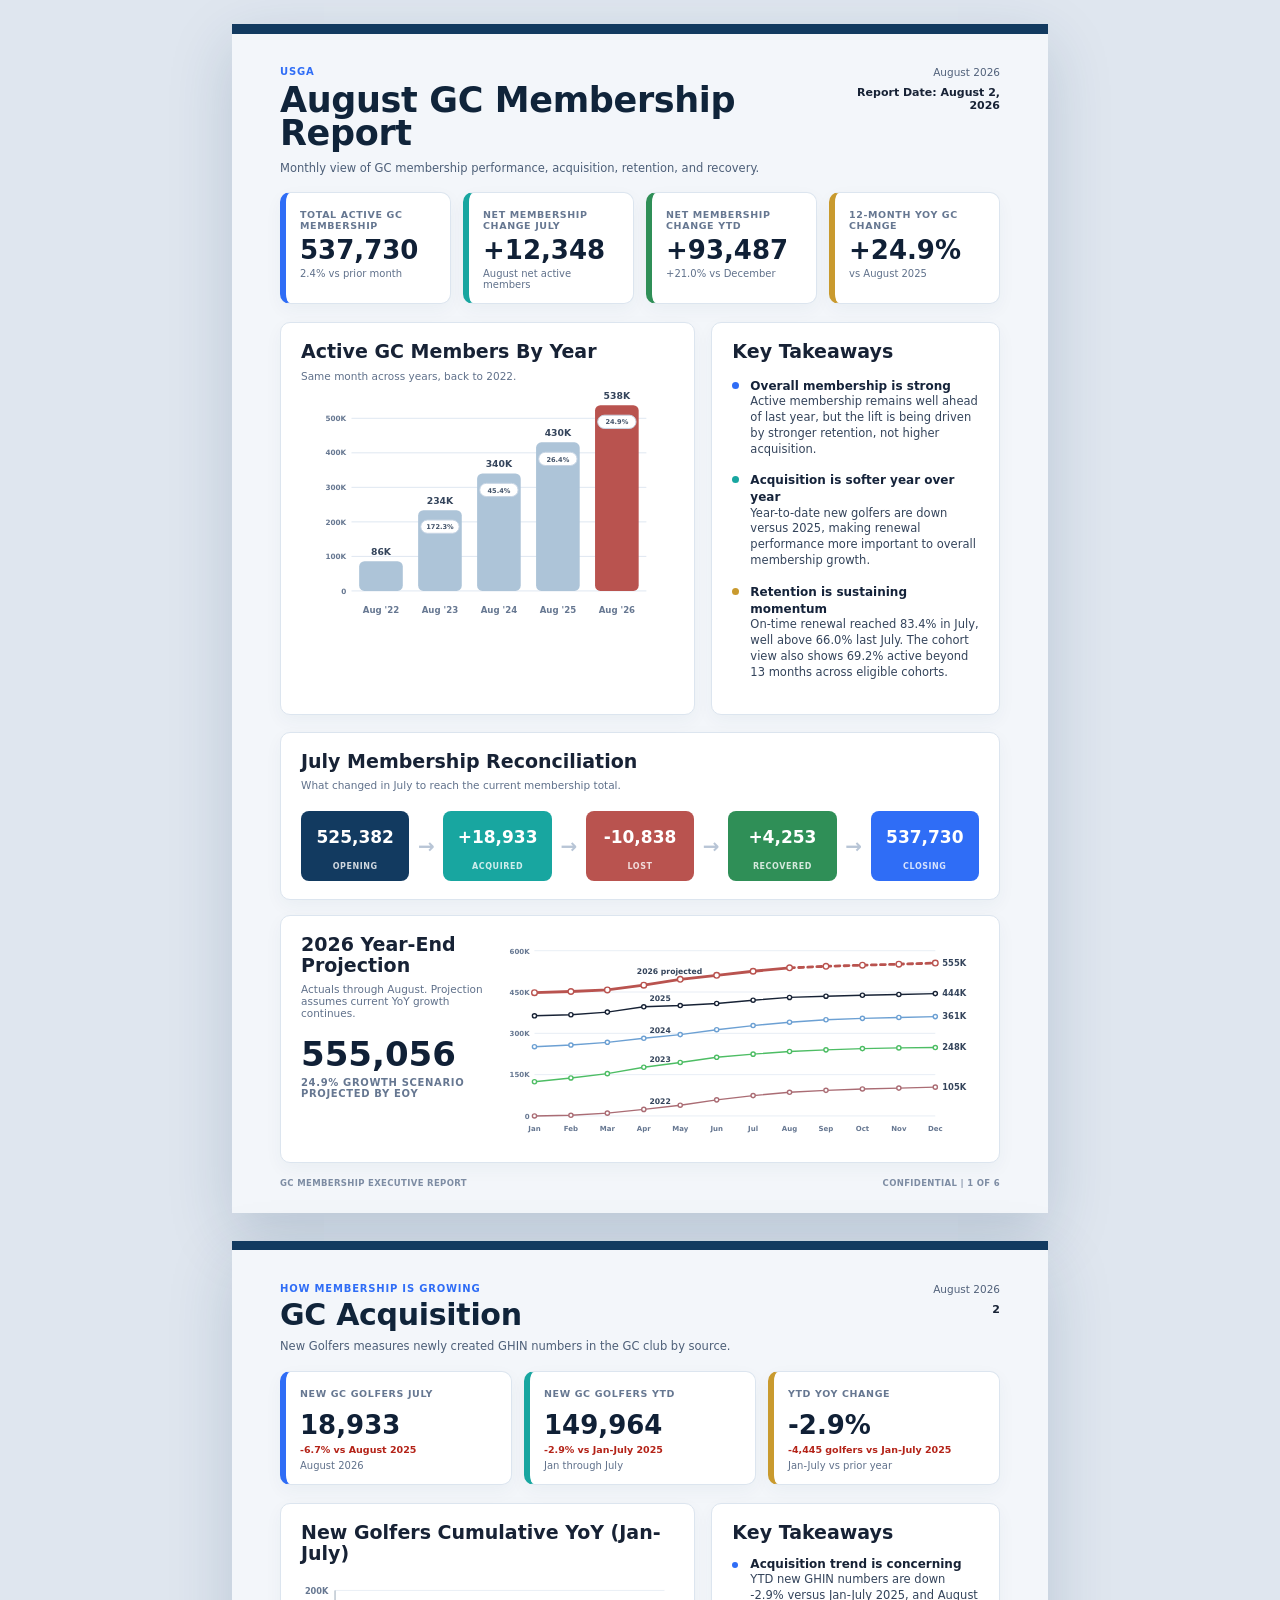
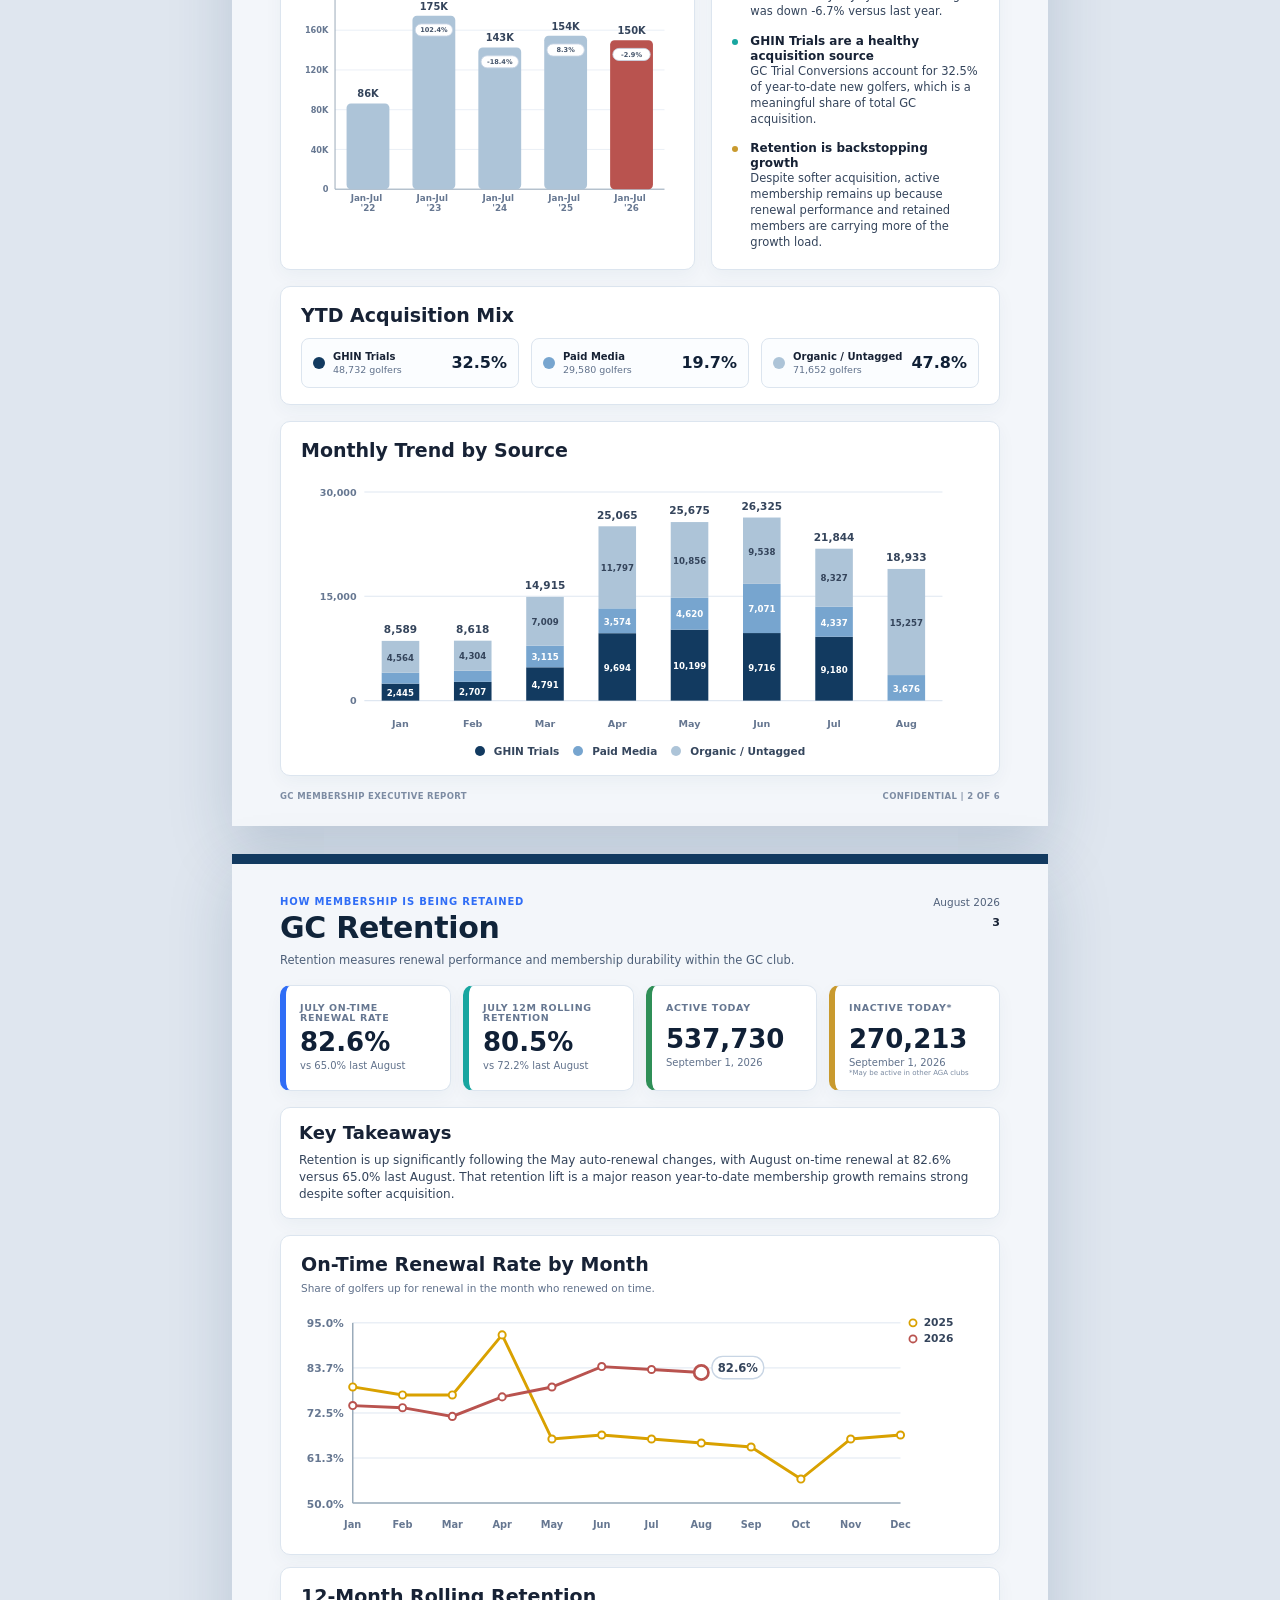
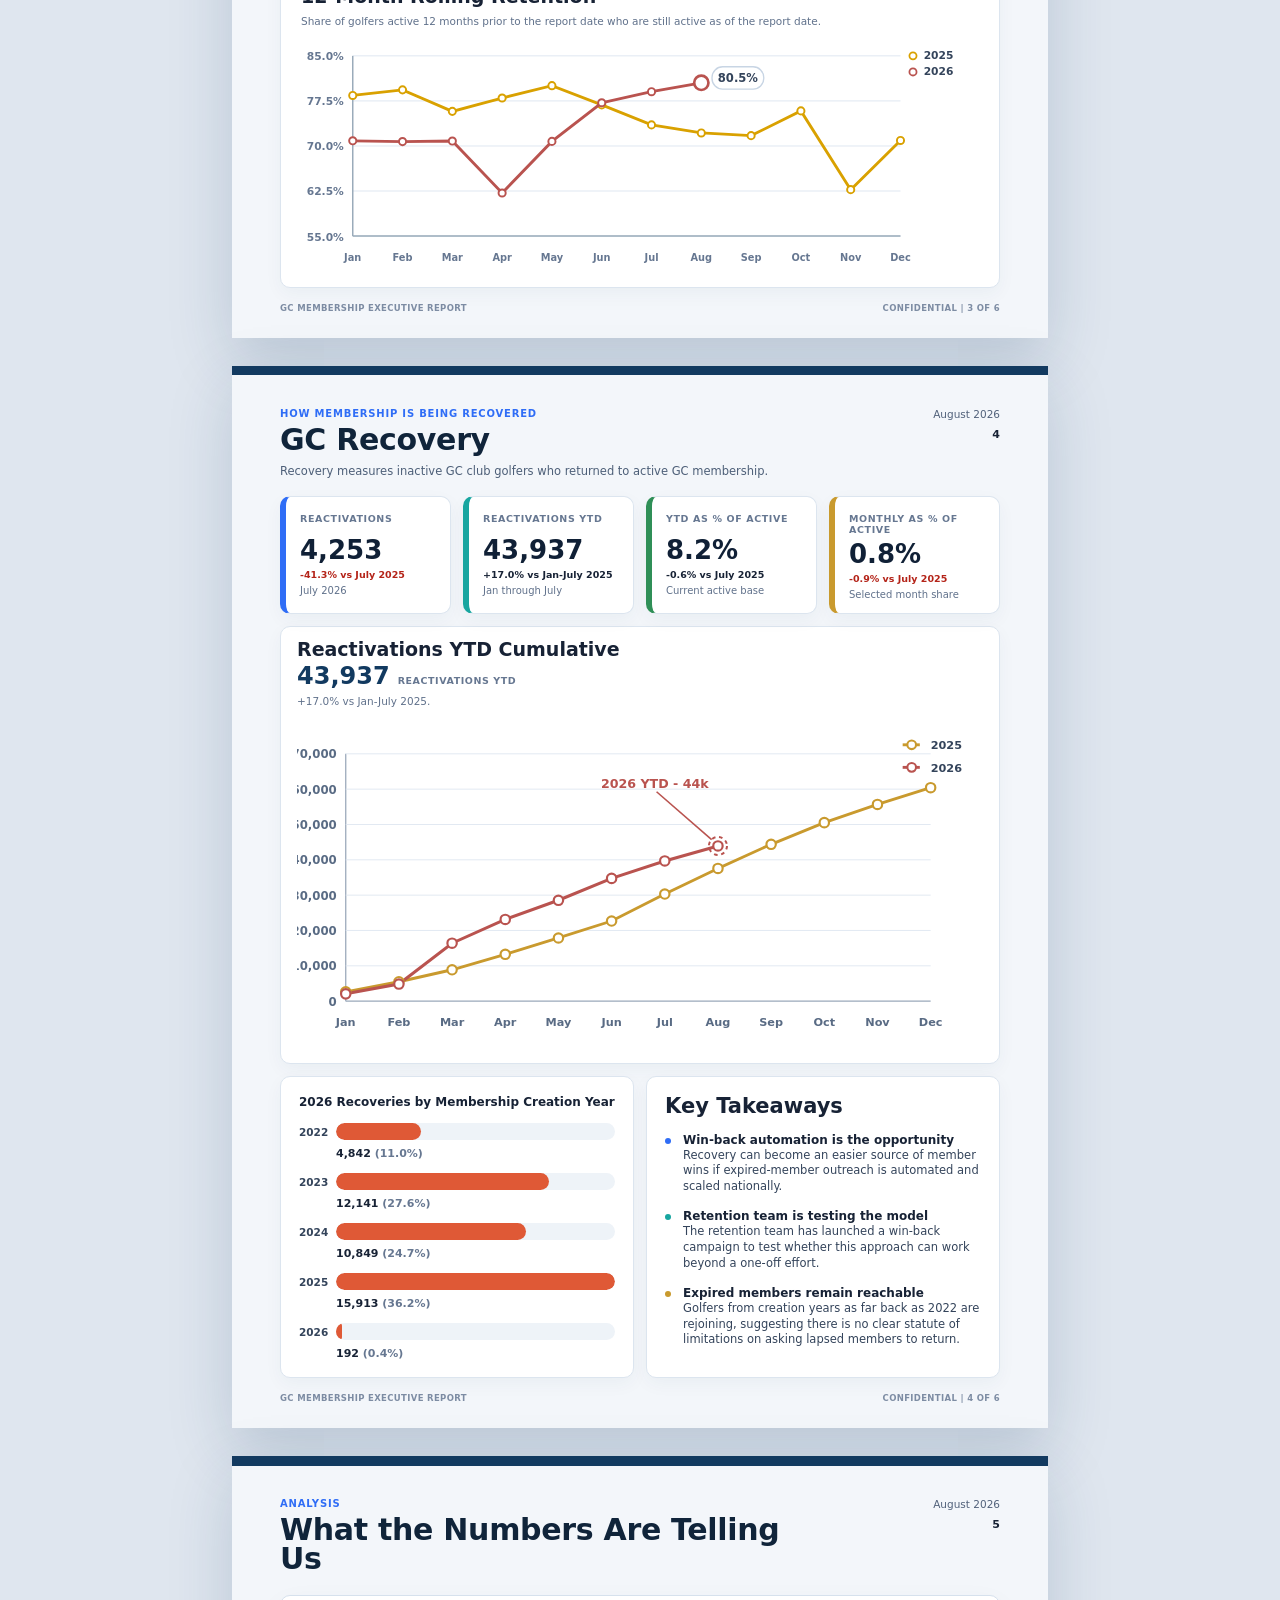
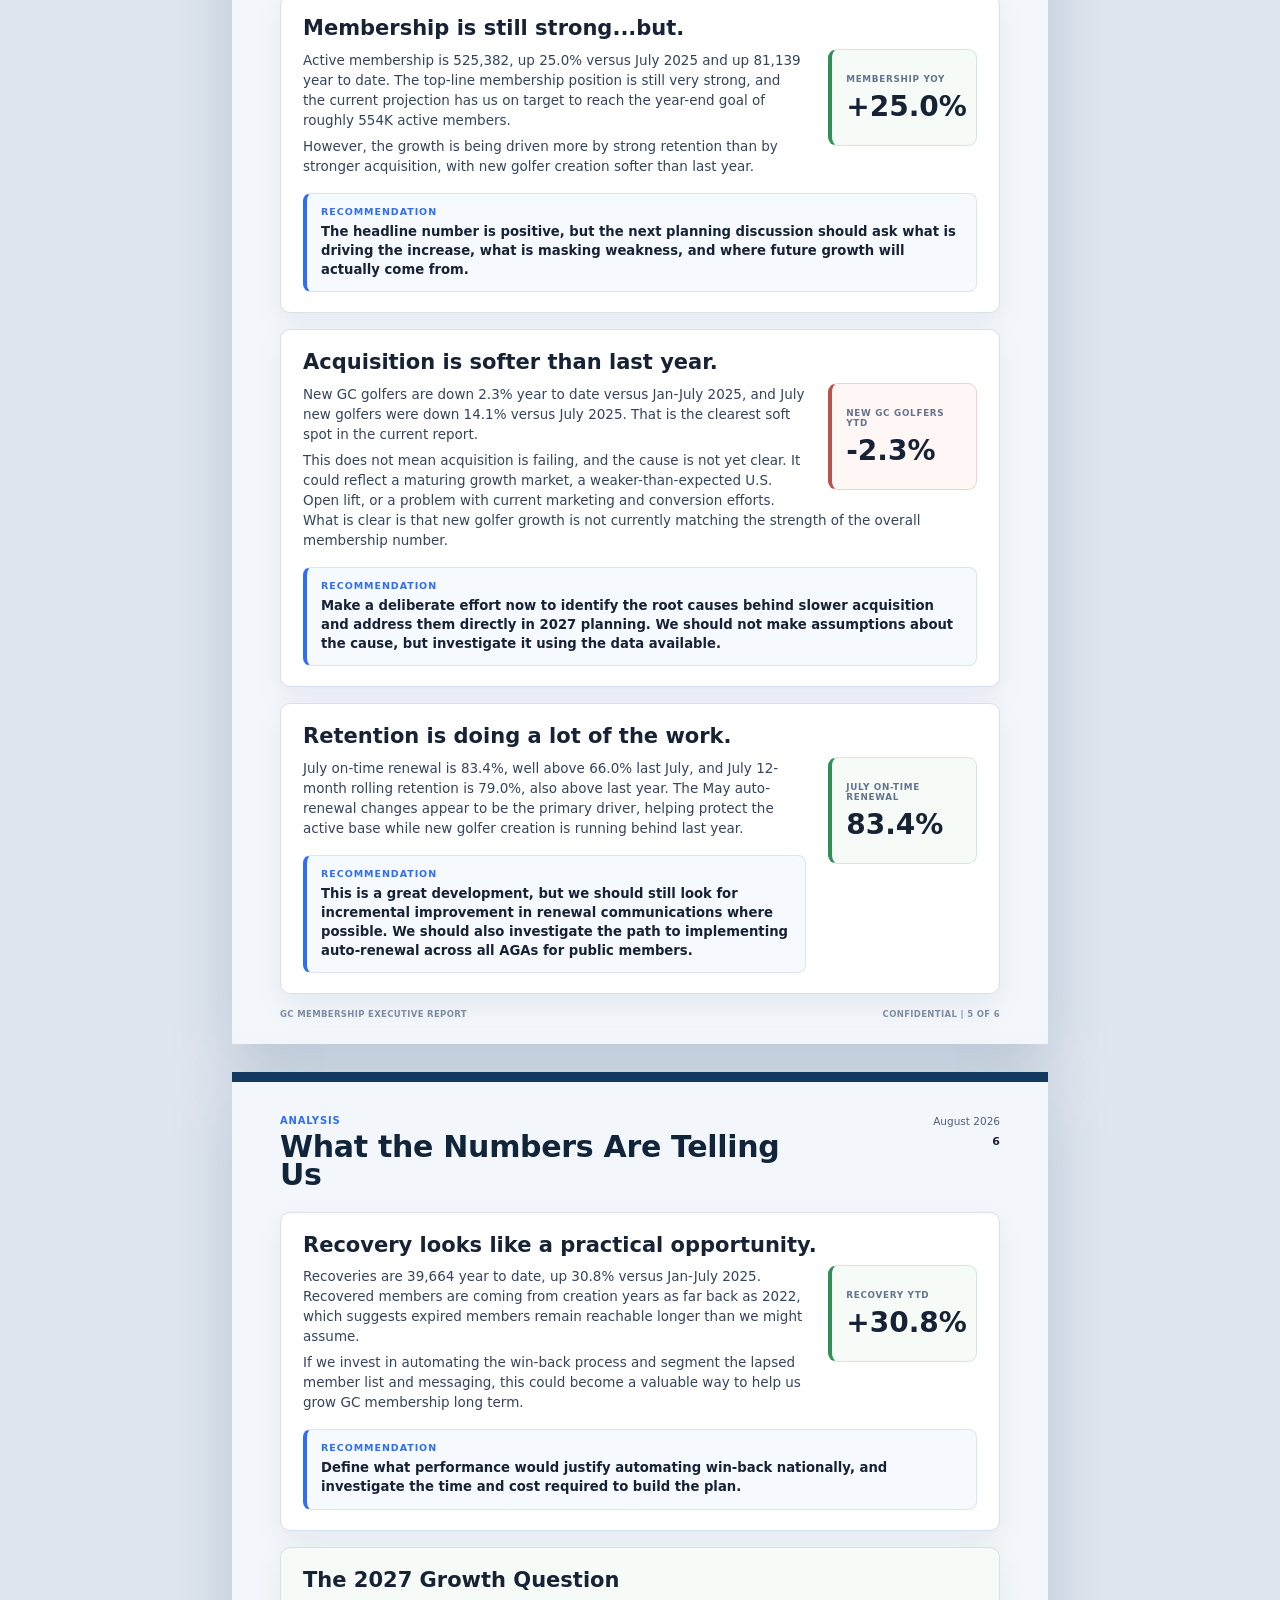
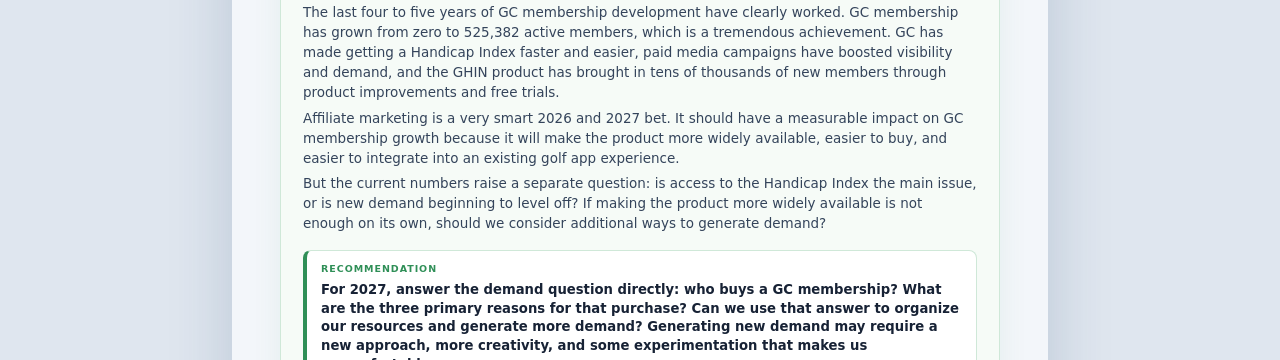
<file: reports/archive/2026-08/executive-report.html>
<!doctype html>
<html lang="en">
<head>
  <meta charset="utf-8">
  <meta http-equiv="refresh" content="0; url=../../html-report/executive-report.html?report=2026-08">
  <title>August 2026 Executive Report</title>
</head>
<body>
  <p><a href="../../html-report/executive-report.html?report=2026-08">Open August 2026 Executive Report</a></p>
</body>
</html>
</file>
<file: reports/html-report/styles.css>
:root {
  --navy: #123a60;
  --ink: #172235;
  --muted: #66758d;
  --line: #dce5ef;
  --paper: #f3f6fa;
  --card: #ffffff;
  --blue: #2f6df6;
  --teal: #18a6a0;
  --green: #2f8f57;
  --gold: #c99a2e;
  --red: #b9534f;
  --soft-blue: #eaf2ff;
  --soft-green: #eaf7ef;
}

* { box-sizing: border-box; }
body {
  margin: 0;
  background: #dfe6ef;
  color: var(--ink);
  font-family: Inter, ui-sans-serif, system-ui, -apple-system, BlinkMacSystemFont, "Segoe UI", sans-serif;
}

.report { padding: 24px; }
.page {
  position: relative;
  width: 8.5in;
  min-height: 11in;
  margin: 0 auto 28px;
  padding: 0.42in 0.5in 0.52in;
  background: var(--paper);
  overflow: hidden;
  box-shadow: 0 22px 60px rgba(18, 58, 96, 0.18);
}

.page::before {
  content: "";
  position: absolute;
  inset: 0 0 auto;
  height: 0.1in;
  background: var(--navy);
}

.analysis-page {
  background: var(--paper);
}

.analysis-page::before {
  display: block;
}

.analysis-page .masthead {
  padding-bottom: 6px;
  border-bottom: 0 !important;
}

.masthead {
  display: flex;
  justify-content: space-between;
  gap: 28px;
  margin-top: 0.02in;
}

.masthead.compact h1 { font-size: 30px; }
.masthead.compact .dek { max-width: 5.9in; }

.eyebrow,
.section-label {
  margin: 0 0 7px;
  color: var(--blue);
  font-size: 10px;
  font-weight: 800;
  letter-spacing: 0.08em;
  text-transform: uppercase;
}

h1 {
  margin: 0;
  color: #10243a;
  font-size: 35px;
  line-height: 0.95;
  letter-spacing: -0.01em;
}

.dek {
  max-width: 5.8in;
  margin: 9px 0 0;
  color: #4d5f78;
  font-size: 11.5px;
  line-height: 1.45;
}

.report-meta {
  min-width: 1.8in;
  color: #51617a;
  text-align: right;
  font-size: 10.5px;
}

.report-meta strong {
  display: block;
  margin-top: 8px;
  color: var(--ink);
  font-size: 11px;
}

.summary-grid {
  display: grid;
  grid-template-columns: repeat(4, 1fr);
  gap: 12px;
  margin-top: 16px;
}

.masthead.compact + .summary-grid {
  margin-top: 16px;
}

.summary-grid.three { grid-template-columns: repeat(3, 1fr); }
.summary-grid.four { grid-template-columns: repeat(4, 1fr); }

.kpi,
.panel {
  background: var(--card);
  border: 1px solid var(--line);
  border-radius: 10px;
  box-shadow: 0 6px 18px rgba(18, 58, 96, 0.045);
}

.kpi {
  min-height: 86px;
  padding: 17px 14px 13px;
  border-left: 6px solid var(--blue);
}

.kpi span,
.mini-kpi-row span {
  display: block;
  min-height: 18px;
  color: #667791;
  font-size: 9.5px;
  font-weight: 800;
  letter-spacing: 0.065em;
  line-height: 1.15;
  text-transform: uppercase;
}

.kpi strong {
  display: block;
  margin-top: 5px;
  color: #102036;
  font-size: 26px;
  line-height: 1;
}

.kpi em {
  display: block;
  margin-top: 5px;
  color: #60718b;
  font-size: 10px;
  font-style: normal;
}

.kpi small {
  display: block;
  margin-top: 2px;
  color: #7a8aa1;
  font-size: 7px !important;
  font-weight: 500;
  line-height: 1.05;
}

.kpi .delta {
  display: block;
  margin-top: 6px;
  font-size: 9.5px;
  font-style: normal;
  font-weight: 800;
}

.kpi .delta.down { color: #b42318; }

.accent-teal { border-left-color: var(--teal); }
.accent-green { border-left-color: var(--green); }
.accent-gold { border-left-color: var(--gold); }

.two-col {
  display: grid;
  grid-template-columns: 1.18fr 0.82fr;
  gap: 16px;
  margin-top: 18px;
}

.lower-row {
  grid-template-columns: 1fr 1fr;
  margin-top: 16px;
}

.page-grid { margin-top: 18px; }

.featured-chart-panel { margin-top: 16px; }

.acquisition-hero-grid {
  grid-template-columns: 1.18fr 0.82fr;
  align-items: stretch;
}

.acq-yoy-panel {
  padding: 16px 18px 12px;
}

.acq-yoy-panel h2 {
  font-size: 18px;
}

.feature-chart {
  display: block;
  width: 100%;
  height: 276px;
  margin-top: 0;
}

.page-summary-panel {
  background: var(--card);
  border-left: 1px solid var(--line);
}

.summary-bullets {
  display: grid;
  gap: 14px;
  margin: 14px 0 0;
  padding: 0;
  list-style: none;
}

.summary-bullets li {
  position: relative;
  padding-left: 18px;
  color: #34445b;
  font-size: 11.5px;
  line-height: 1.38;
}

.summary-bullets li::before {
  content: "";
  position: absolute;
  left: 0;
  top: 5px;
  width: 6px;
  height: 6px;
  border-radius: 50%;
  background: var(--blue);
}

.summary-bullets li:nth-child(2)::before {
  background: var(--teal);
}

.summary-bullets li:nth-child(3)::before {
  background: var(--gold);
}

.summary-bullets strong {
  display: block;
  color: #172235;
  font-size: 12px;
  line-height: 1.25;
}

.panel { padding: 18px 20px; }
.panel h2 {
  margin: 0;
  color: #172235;
  font-size: 19px;
  line-height: 1.12;
}

.panel-note {
  margin: 7px 0 0;
  color: #60718b;
  font-size: 10.5px;
}

.chart {
  display: block;
  width: 100%;
  height: 220px;
  margin-top: 6px;
}

#membershipTrend {
  height: 238px;
  margin-top: 0;
}

.tall-chart { height: 250px; }

.trend-panel {
  min-height: 342px;
  padding-bottom: 16px;
  display: flex;
  flex-direction: column;
}
.interpretation { min-height: 342px; }
.interpretation ul {
  margin: 15px 0 0;
  padding: 0;
  list-style: none;
}

.interpretation li {
  position: relative;
  margin: 0 0 15px;
  padding-left: 18px;
  color: #34445b;
  font-size: 11.5px;
  line-height: 1.38;
}

.interpretation li::before {
  content: "";
  position: absolute;
  left: 0;
  top: 4px;
  width: 7px;
  height: 7px;
  border-radius: 50%;
  background: var(--blue);
}

.interpretation li:nth-child(2)::before { background: var(--teal); }
.interpretation li:nth-child(3)::before { background: var(--gold); }
.interpretation strong {
  display: block;
  color: #15233a;
  font-size: 12px;
}

.movement-panel { margin-top: 17px; }
.projection-panel {
  display: grid;
  grid-template-columns: 1.55fr 4fr;
  gap: 18px;
  align-items: start;
  margin-top: 15px;
}

.projection-copy strong {
  display: block;
  margin-top: 18px;
  color: #102036;
  font-size: 34px;
  line-height: 1;
}

.projection-copy span {
  display: block;
  margin-top: 6px;
  color: #667791;
  font-size: 10px;
  font-weight: 800;
  letter-spacing: .065em;
  text-transform: uppercase;
}

.projection-chart {
  display: block;
  width: 100%;
  height: 210px;
}

.bridge {
  display: grid;
  grid-template-columns: 1fr 0.24fr 1fr 0.24fr 1fr 0.24fr 1fr 0.24fr 1fr;
  align-items: center;
  gap: 4px;
  margin-top: 20px;
}

.bridge-card {
  min-height: 70px;
  padding: 16px 8px 10px;
  border-radius: 8px;
  color: white;
  text-align: center;
}

.bridge-card strong {
  display: block;
  font-size: 17px;
}

.bridge-card span {
  display: block;
  margin-top: 15px;
  color: rgba(255,255,255,.8);
  font-size: 8px;
  font-weight: 800;
  letter-spacing: .07em;
  text-transform: uppercase;
}

.bridge-arrow {
  color: #b8c5d6;
  text-align: center;
  font-size: 20px;
  font-weight: 700;
}

.donut-row {
  display: grid;
  grid-template-columns: 210px 1fr;
  align-items: center;
  gap: 15px;
  min-height: 200px;
}

.donut { width: 210px; height: 210px; }
.large-donut {
  display: block;
  width: 228px;
  height: 228px;
  margin: 12px auto 0;
}

.source-mix-strip {
  margin-top: 16px;
  padding-bottom: 16px;
}

.source-mix-cards {
  display: grid;
  grid-template-columns: repeat(3, 1fr);
  gap: 12px;
  margin-top: 12px;
}

.source-mix-card {
  display: grid;
  grid-template-columns: 12px minmax(0, 1fr) auto;
  gap: 8px;
  align-items: center;
  padding: 12px 11px;
  border: 1px solid var(--line);
  border-radius: 8px;
  background: #fbfdff;
}

.source-dot {
  width: 12px;
  height: 12px;
  border-radius: 50%;
}

.source-mix-card strong {
  display: block;
  color: #172235;
  font-size: 10px;
  white-space: nowrap;
}

.source-mix-card em {
  display: block;
  margin-top: 2px;
  color: #60718b;
  font-size: 9.5px;
  font-style: normal;
}

.source-mix-card b {
  color: #102036;
  font-size: 16px;
}

.source-trend-panel {
  margin-top: 16px;
}

.source-trend-chart {
  height: 268px;
  margin-top: 8px;
}

.retention-chart-stack {
  display: grid;
  gap: 12px;
  margin-top: 16px;
}

.retention-story-panel {
  padding-bottom: 12px;
}

.retention-wide-chart {
  display: block;
  width: 100%;
  height: 242px;
  margin-top: 6px;
}

.cohort-panel table {
  font-size: 11.5px;
}

.cohort-panel td,
.cohort-panel th {
  padding: 10px 10px;
}

.retention-takeaways {
  margin-top: 16px;
  padding: 15px 18px;
  background: var(--card);
  border-left: 1px solid var(--line);
}

.retention-takeaways h2 {
  font-size: 18px;
}

.takeaway-copy {
  margin: 9px 0 0;
  color: #34445b;
  font-size: 12px;
  line-height: 1.42;
}

.recovery-takeaways {
  margin-top: 14px;
}

.recovery-story-panel {
  padding: 12px 16px 10px;
}

.recovery-layout {
  display: grid;
  grid-template-columns: minmax(0, 2fr) minmax(210px, 1fr);
  gap: 12px;
  margin-top: 12px;
  align-items: stretch;
}

.recovery-feature {
  margin-top: 12px;
}

.recovery-bottom-grid {
  display: grid;
  grid-template-columns: 1fr 1fr;
  gap: 12px;
  margin-top: 12px;
}

.recovery-stack {
  display: grid;
  gap: 10px;
}

.recovery-chart-head {
  display: flex;
  align-items: flex-start;
  justify-content: space-between;
  gap: 18px;
}

.chart-stat {
  display: flex;
  align-items: baseline;
  gap: 8px;
  margin-top: 4px;
}

.chart-stat strong {
  color: var(--navy);
  font-size: 24px;
  line-height: 1;
}

.chart-stat span {
  color: #667791;
  font-size: 9.5px;
  font-weight: 800;
  letter-spacing: .06em;
  text-transform: uppercase;
}

.chart-toggles {
  display: flex;
  align-items: center;
  gap: 4px;
  color: #4a5d75;
  font-size: 8.5px;
  font-weight: 800;
}

.chart-toggles span,
.chart-toggles strong,
.chart-toggles b {
  padding: 5px 7px;
  border: 1px solid #d1dce9;
  background: #f8fbff;
}

.chart-toggles span:first-child {
  border-radius: 8px 0 0 8px;
}

.chart-toggles strong {
  background: var(--navy);
  color: #fff;
}

.chart-toggles small {
  margin-left: 8px;
  color: #667791;
  font-size: 8.5px;
  text-transform: none;
}

.chart-toggles b {
  border-radius: 14px;
  background: var(--navy);
  color: #fff;
}

.recovery-comparison-chart {
  display: block;
  width: 100%;
  height: 252px;
  margin-top: 4px;
}

.recovery-comparison-chart.cumulative {
  height: 256px;
}

.recovery-comparison-chart.feature {
  height: 342px;
}

.recovery-side-stack {
  display: grid;
  gap: 12px;
  align-content: start;
}

.recovery-takeaway-panel,
.recovery-mini-panel {
  padding: 18px 18px;
}

.recovery-takeaway-panel h2 {
  font-size: 21px;
}

.recovery-mini-panel h3 {
  margin: 0 0 13px;
  color: #172235;
  font-size: 12px;
  line-height: 1.25;
}

.mini-bars {
  display: grid;
  gap: 14px;
}

.mini-bar-row {
  display: grid;
  grid-template-columns: 28px minmax(0, 1fr);
  gap: 8px 9px;
  align-items: center;
}

.mini-bar-row span {
  color: #34445b;
  font-size: 10.5px;
  font-weight: 800;
}

.mini-bar-row strong {
  grid-column: 2;
  color: #172235;
  font-size: 11px;
  font-weight: 900;
  line-height: 1;
}

.mini-bar-row em {
  color: #667791;
  font-style: normal;
  font-weight: 800;
}

.mini-bar-track {
  height: 17px;
  overflow: hidden;
  border-radius: 999px;
  background: #eef3f8;
}

.mini-bar-track i {
  display: block;
  height: 100%;
  border-radius: inherit;
  background: #df5936;
}
.compact-donut {
  grid-template-columns: 175px 1fr;
  min-height: 190px;
}
.compact-donut .donut {
  width: 175px;
  height: 175px;
}
.legend {
  display: grid;
  gap: 9px;
}

.legend.horizontal {
  display: flex;
  justify-content: center;
  gap: 14px;
  margin-top: 8px;
}

.legend.horizontal .legend-item {
  grid-template-columns: 10px auto;
  font-size: 10.5px;
  font-weight: 800;
}

.legend-item {
  display: grid;
  grid-template-columns: 10px 1fr auto;
  gap: 9px;
  align-items: center;
  color: #35465d;
  font-size: 11px;
}

.swatch {
  width: 10px;
  height: 10px;
  border-radius: 50%;
}

.legend-item strong {
  color: #14263b;
  font-size: 12px;
}

.mini-kpi-row {
  display: grid;
  grid-template-columns: 1fr 1fr;
  gap: 12px;
  margin-top: 20px;
}

.mini-kpi-row div {
  padding: 15px 14px;
  border: 1px solid var(--line);
  border-radius: 8px;
}

.mini-kpi-row strong {
  display: block;
  margin-top: 8px;
  color: #102036;
  font-size: 24px;
}

.callout {
  margin-top: 14px;
  padding: 13px 14px;
  background: var(--soft-blue);
  border-left: 4px solid #6ca0d3;
  border-radius: 8px;
}

.callout strong {
  display: block;
  font-size: 11px;
  text-transform: uppercase;
  letter-spacing: .06em;
}

.callout p {
  margin: 6px 0 0;
  color: #394960;
  font-size: 11px;
  line-height: 1.35;
}

.table-panel { margin-top: 16px; }
table {
  width: 100%;
  margin-top: 14px;
  border-collapse: collapse;
  color: #25364d;
  font-size: 11px;
}
th {
  padding: 9px 10px;
  background: var(--navy);
  color: white;
  font-size: 9px;
  letter-spacing: .065em;
  text-align: left;
  text-transform: uppercase;
}
td {
  padding: 9px 10px;
  border-bottom: 1px solid #e5edf5;
  vertical-align: top;
}
td:not(:first-child), th:not(:first-child) { text-align: right; }
td:last-child, th:last-child { text-align: left; }

.notes-panel {
  margin-top: 16px;
  background: #eef6ff;
  border-left: 5px solid #6ca0d3;
}
.editable-list {
  margin: 12px 0 0;
  padding-left: 18px;
  color: #34445b;
  font-size: 11.5px;
  line-height: 1.38;
}
.editable-list li { margin-bottom: 7px; }

.metric-stack {
  display: grid;
  gap: 12px;
  margin-top: 18px;
}
.metric-stack div {
  padding: 15px 16px;
  border: 1px solid var(--line);
  border-radius: 9px;
  background: #fbfdff;
}
.metric-stack span {
  display: block;
  color: #667791;
  font-size: 9.5px;
  font-weight: 800;
  letter-spacing: .065em;
  text-transform: uppercase;
}
.metric-stack strong {
  display: block;
  margin-top: 7px;
  color: #102036;
  font-size: 25px;
}

.section-label.danger { color: var(--red); }
.priority-grid {
  display: grid;
  grid-template-columns: repeat(4, 1fr);
  gap: 14px;
  margin-top: 14px;
}

.priority-card {
  min-height: 175px;
  padding: 16px 17px;
}

.priority-card h2 {
  margin-top: 10px;
  font-size: 18px;
  line-height: 1.05;
}

.priority-card p {
  margin: 12px 0 0;
  color: #34445b;
  font-size: 11.2px;
  line-height: 1.45;
}

.strategic-readout {
  margin-top: 18px;
  padding: 17px 20px;
}

.strategic-readout h2 {
  font-size: 22px;
}

.strategic-readout p {
  margin: 10px 0 0;
  color: #34445b;
  font-size: 12.2px;
  line-height: 1.42;
}

.implication-panel {
  margin-top: 14px;
  padding: 18px 20px;
}

.implication-list {
  display: grid;
  grid-template-columns: 1fr;
  gap: 14px;
  margin-top: 12px;
}

.implication-list article {
  padding-top: 12px;
  border-top: 1px solid #e2ebf4;
}

.implication-list h2 {
  margin: 0;
  color: #172235;
  font-size: 17px;
  line-height: 1.2;
}

.implication-list p {
  margin: 7px 0 0;
  color: #34445b;
  font-size: 11.8px;
  line-height: 1.42;
}

.plain-readout {
  margin-top: 16px;
  padding: 0;
  background: transparent;
  border: 0;
  box-shadow: none;
}

.analysis-stat {
  float: right;
  width: 1.55in;
  margin: -2px 0 14px 22px;
  padding: 24px 14px;
  background: #f6fbf7;
  border: 1px solid #cfe8d8;
  border-left: 4px solid #2f8f57;
  border-radius: 9px;
}

.analysis-stat.negative {
  background: #fff7f6;
  border-color: #efd3d0;
  border-left-color: #b9534f;
}

.analysis-stat.neutral {
  background: #f6f9fd;
  border-color: #d6e1ed;
  border-left-color: #77a5cf;
}

.analysis-stat span {
  display: block;
  color: #63738b;
  font-size: 8.8px;
  font-weight: 900;
  letter-spacing: 0.08em;
  line-height: 1.15;
  text-transform: uppercase;
}

.analysis-stat strong {
  display: block;
  margin-top: 9px;
  color: #10243a;
  font-size: 28px;
  font-weight: 900;
  line-height: 1;
}

.plain-readout-list {
  display: grid;
  gap: 16px;
  margin: 0;
  padding: 0;
}

.plain-readout-list article {
  padding: 20px 22px;
  background: #ffffff;
  border: 1px solid #d6e1ed;
  border-radius: 10px;
  box-shadow: 0 12px 30px rgba(18, 58, 96, 0.06);
}

.plain-readout-list article.demand-opportunity {
  background: #f6fbf7;
  border-color: #cfe8d8;
  box-shadow: 0 12px 30px rgba(47, 143, 87, 0.08);
}

.plain-readout-list article.demand-opportunity .bottom-line {
  background: #ffffff;
  border-color: #cfe8d8;
  border-left-color: #2f8f57;
}

.plain-readout-list article.demand-opportunity .bottom-line span {
  color: #2f8f57;
}

.plain-readout-list article:last-child {
  padding-bottom: 20px;
  border-bottom: 1px solid #d6e1ed;
}

.plain-readout-list h2 {
  margin: 0 0 10px;
  color: #172235;
  font-size: 21px;
  font-weight: 850;
  line-height: 1.18;
}

.plain-readout-list p {
  max-width: 7.1in;
  margin: 6px 0 0;
  color: #34445b;
  font-size: 13.5px;
  line-height: 1.48;
}

.plain-readout-list strong {
  color: #172235;
  font-weight: 900;
}

.bottom-line {
  display: grid;
  gap: 6px;
  margin-top: 16px;
  padding: 12px 14px;
  color: #172235;
  font-size: 13.5px;
  line-height: 1.45;
  background: #f6f9fd;
  border: 1px solid #dce5ef;
  border-left: 4px solid #2f6df6;
  border-radius: 8px;
}

.bottom-line span {
  color: #2f6df6;
  font-size: 9.5px;
  font-weight: 900;
  letter-spacing: 0.1em;
  line-height: 1.2;
  text-transform: uppercase;
}

.bottom-line p {
  max-width: none;
  margin: 0;
  color: #172235;
  font-size: 13.2px;
  line-height: 1.42;
  font-weight: 800;
}

.number-list {
  display: grid;
  gap: 16px;
  margin: 18px 0 0;
  padding: 0;
  list-style: none;
}
.number-list li {
  display: grid;
  grid-template-columns: 32px 1fr;
  gap: 12px;
  align-items: start;
}
.number-list span {
  color: var(--green);
  font-size: 12px;
  font-weight: 900;
}
.number-list.red span { color: var(--red); }
.number-list p {
  margin: 0;
  color: #34445b;
  font-size: 12px;
  line-height: 1.35;
}
.action-panel { margin-top: 14px; }
.action-panel td,
.action-panel th {
  text-align: left !important;
}

.action-panel td:first-child,
.action-panel th:first-child {
  width: 110px;
}

.action-panel td:nth-child(3),
.action-panel th:nth-child(3),
.action-panel td:nth-child(4),
.action-panel th:nth-child(4) {
  width: 110px;
}

.decision-panel {
  background: #eef6ff;
  border-left: 5px solid var(--blue);
}
.decision-panel p {
  margin: 8px 0 0;
  color: #34445b;
  font-size: 12px;
  line-height: 1.42;
}

.decision-grid {
  display: grid;
  grid-template-columns: 1.15fr .85fr;
  gap: 14px;
  margin-top: 14px;
}

.cadence-panel {
  background: #fbfdff;
}

.cadence-panel ol {
  display: grid;
  gap: 8px;
  margin: 10px 0 0;
  padding-left: 18px;
  color: #34445b;
  font-size: 11.5px;
  line-height: 1.3;
}

.cadence-panel li::marker {
  color: var(--blue);
  font-weight: 900;
}

.footer {
  position: absolute;
  left: 0.5in;
  right: 0.5in;
  bottom: 0.26in;
  display: flex;
  justify-content: space-between;
  padding-top: 8px;
  color: #7d8ca3;
  font-size: 8.5px;
  font-weight: 700;
  letter-spacing: .04em;
  text-transform: uppercase;
}

svg text {
  font-family: inherit;
  font-weight: 800;
}

@page {
  size: Letter;
  margin: 0;
}

@media print {
  body { background: white; }
  .report { padding: 0; }
  .page {
    width: 8.5in;
    height: 11in;
    min-height: 11in;
    margin: 0;
    box-shadow: none;
    break-after: page;
  }
  .summary-grid { margin-top: 25px; }
  .two-col { margin-top: 12px; }
  .lower-row { margin-top: 10px; }
  .kpi {
    min-height: 72px;
    padding-top: 13px;
  }
  .kpi strong { font-size: 24px; }
  .panel { padding: 13px 18px; }
  .panel h2 { font-size: 17px; }
  .panel-note { margin-top: 4px; }
  .projection-panel {
    margin-top: 10px;
    grid-template-columns: 1.4fr 4fr;
    gap: 12px;
  }
  .projection-copy strong { font-size: 27px; margin-top: 12px; }
  .projection-chart { height: 138px; }
  .trend-panel,
  .interpretation { min-height: 224px; }
  .chart {
    height: 134px;
    margin-top: 0;
  }
  #membershipTrend {
    height: 178px;
  }
  .interpretation ul { margin-top: 10px; }
  .interpretation li {
    margin-bottom: 9px;
    font-size: 10.5px;
    line-height: 1.28;
  }
  .movement-panel { margin-top: 12px; }
  .bridge { margin-top: 12px; }
  .bridge-card {
    min-height: 50px;
    padding-top: 10px;
  }
  .bridge-card span { margin-top: 7px; }
  .donut-row {
    min-height: 138px;
    grid-template-columns: 145px 1fr;
  }
  .donut {
    width: 145px;
    height: 145px;
  }
  .mini-kpi-row {
    margin-top: 10px;
    gap: 8px;
  }
  .mini-kpi-row div { padding: 9px 12px; }
  .mini-kpi-row strong { font-size: 21px; }
  .callout {
    margin-top: 8px;
    padding: 9px 12px;
  }
  .callout p { font-size: 10px; }
  .masthead.compact h1 { font-size: 27px; }
  .table-panel,
  .notes-panel,
  .action-panel,
  .decision-panel { margin-top: 12px; }
  table {
    margin-top: 10px;
    font-size: 9.5px;
  }
  th, td { padding: 7px 8px; }
  .editable-list {
    margin-top: 8px;
    font-size: 10.2px;
    line-height: 1.28;
  }
  .metric-stack { gap: 8px; }
  .metric-stack div { padding: 11px 14px; }
  .number-list {
    gap: 12px;
    margin-top: 14px;
  }
  .number-list p { font-size: 10.5px; }
}
</file>
